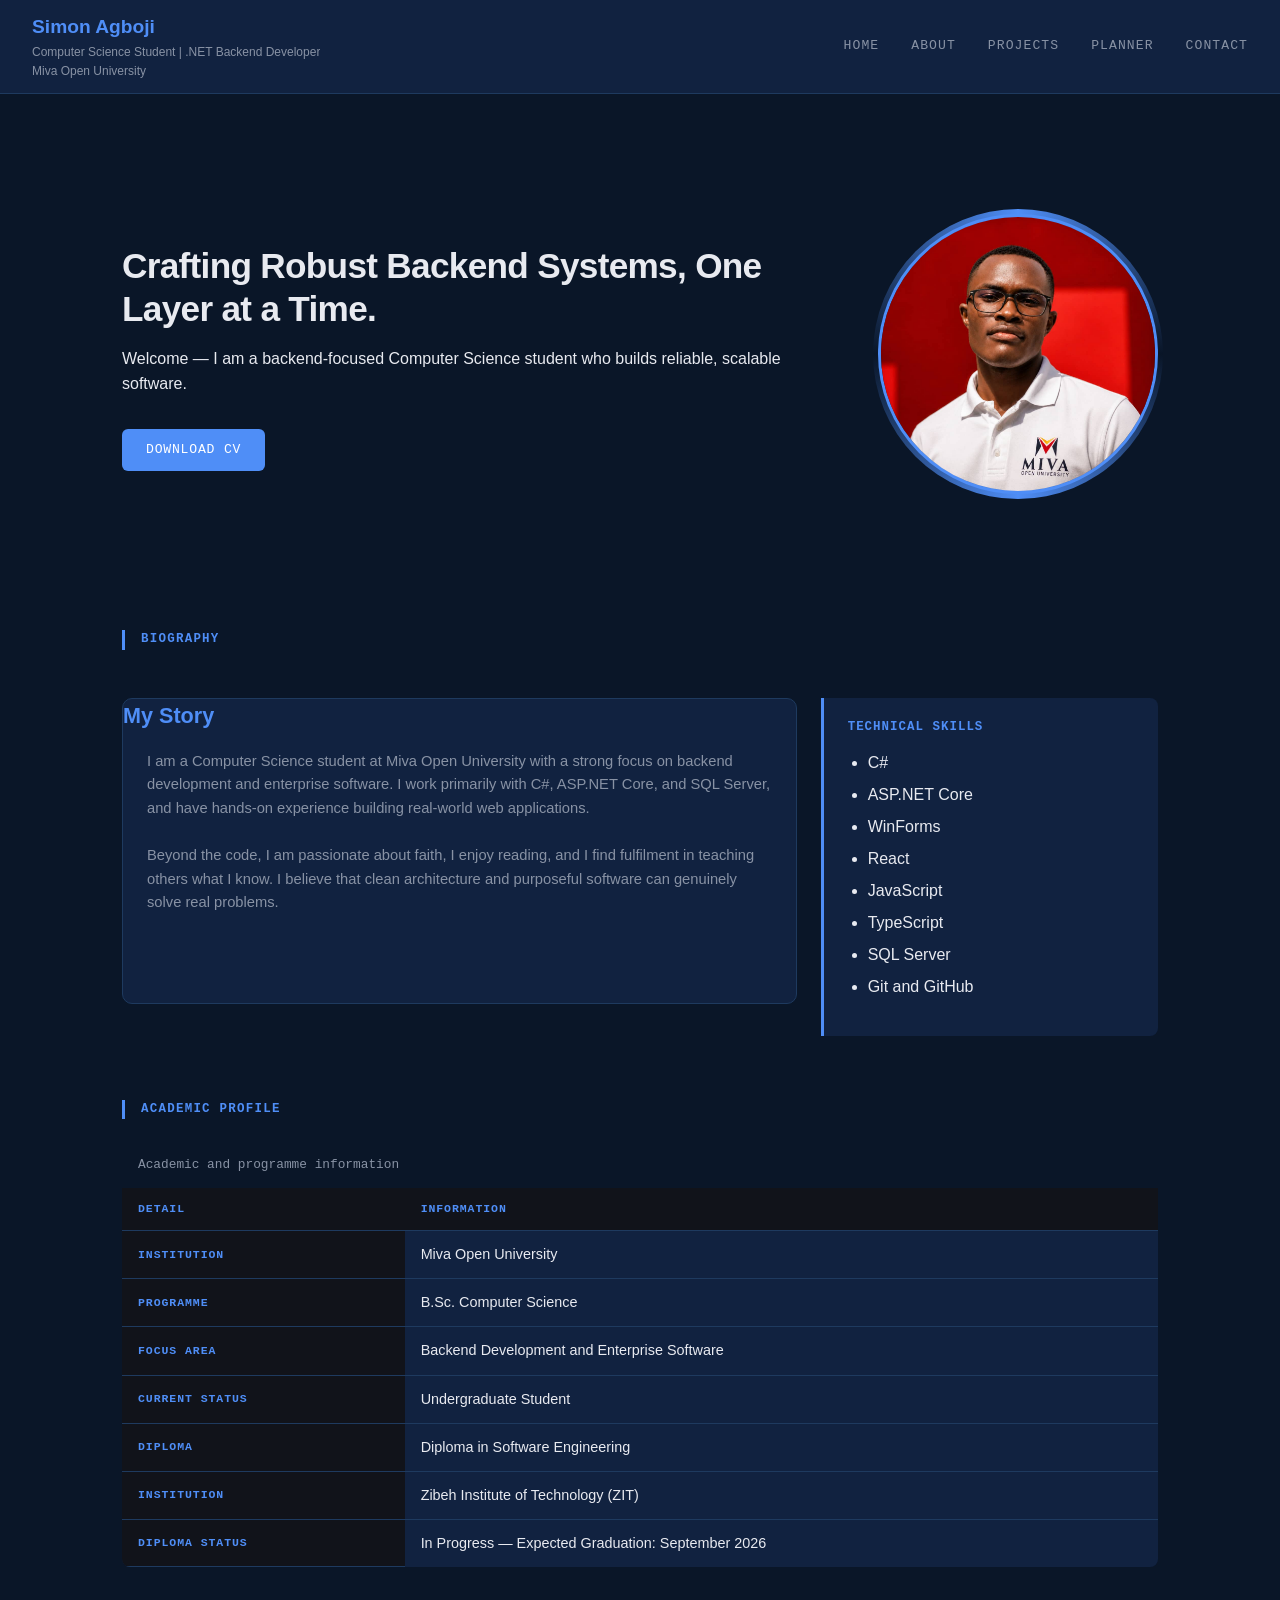
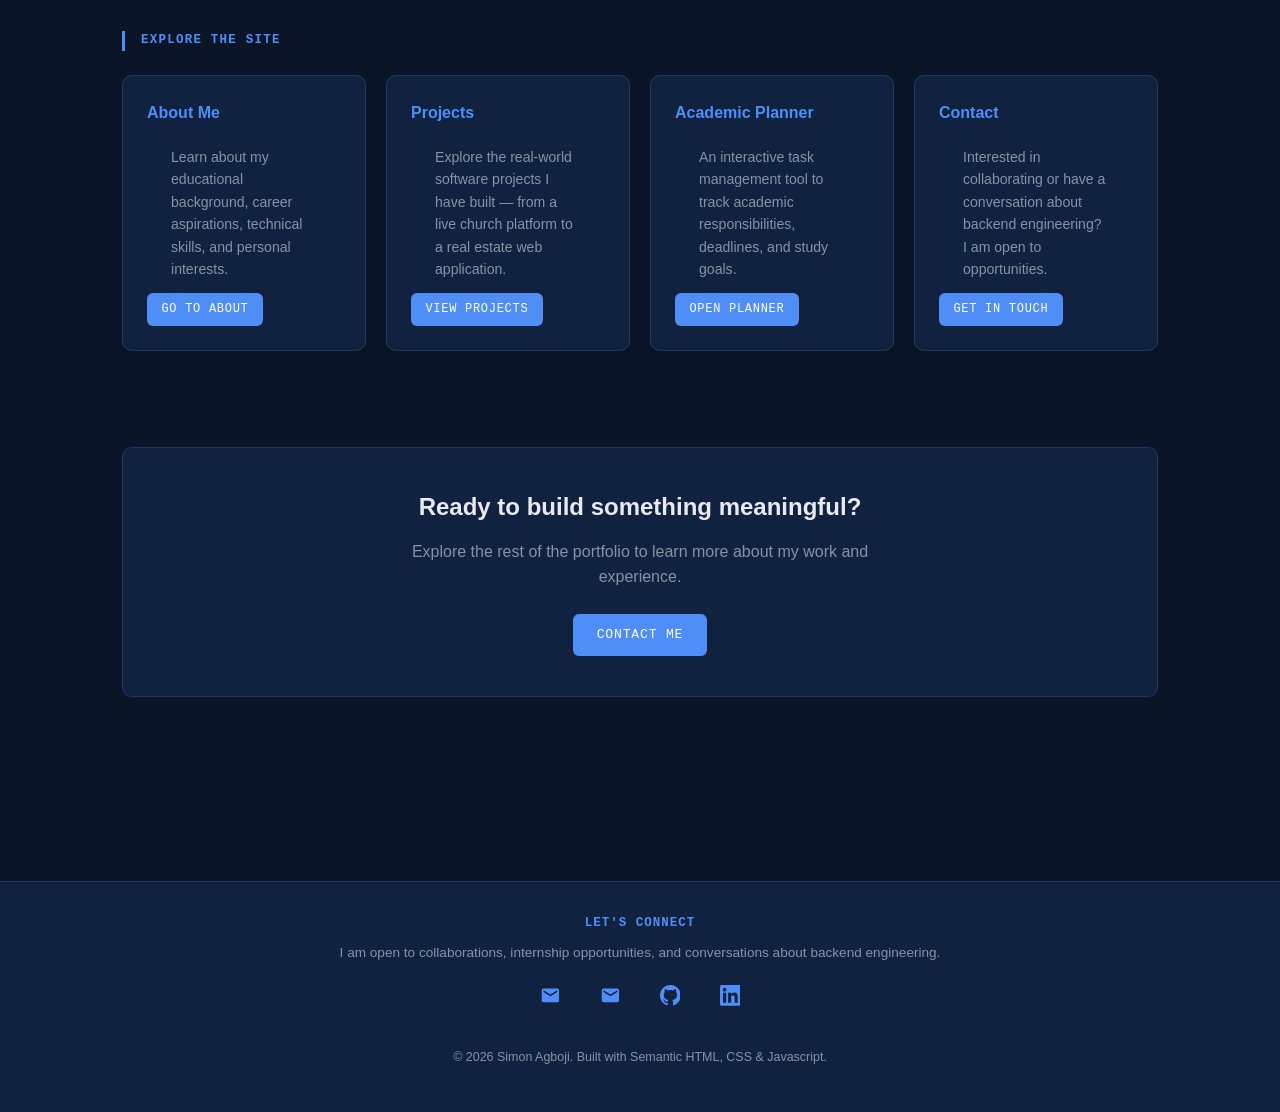
<file: index.html>
<!DOCTYPE html>
<html lang="en">
<head>
  <meta charset="utf-8">
  <meta name="viewport" content="width=device-width, initial-scale=1.0">
  <title>Student Portfolio | Home</title>
  <link rel="stylesheet" href="css/style.css">
</head>
<body>
  <!-- Header -->
  <header>
    <div>
      <h1>Simon Agboji</h1>
      <p>Computer Science Student | .NET Backend Developer</p>
      <p>Miva Open University</p>
    </div>

    <!-- Nav -->
    <nav aria-label="Main navigation">
      <ul>
        <li><a href="index.html">Home</a></li>
        <li><a href="about.html">About</a></li>
        <li><a href="projects.html">Projects</a></li>
        <li><a href="planner.html">Planner</a></li>
        <li><a href="contact.html">Contact</a></li>
      </ul>
    </nav>
    <button class="nav-toggle" id="nav-toggle" aria-label="Toggle navigation" aria-expanded="false">&#9776;</button>
  </header>

  <main>
    <!-- Hero -->
    <section id="hero" aria-labelledby="hero-heading" class="reveal">
      <div class="hero-text">
        <h2 id="hero-heading">Crafting Robust Backend Systems, One Layer at a Time.</h2>
        <p>Welcome — I am a backend-focused Computer Science student who builds reliable, scalable software.</p>
        <a href="assets/Agboji_Simon_Agboji_CV.pdf" download="Agboji_Simon_Agboji_CV.pdf" class="cta-button bounce">Download CV</a>
      </div>
      <figure>
        <div class="img-wrapper">
          <img src="images/Simon.jpeg" alt="Portrait of Simon Agboji" width="400">
        </div>
        <figcaption>Simon Agboji — Computer Science Student | .NET Backend Developer</figcaption>
      </figure>
    </section>

    <!-- About -->
    <section id="biography" aria-labelledby="bio-heading" class="reveal">
      <h2 id="bio-heading">Biography</h2>

      <article aria-labelledby="story-heading" class="reveal reveal-delay-1">
        <h3 id="story-heading">My Story</h3>
        <p>I am a Computer Science student at Miva Open University with a strong focus on backend development and enterprise software. I work primarily with C#, ASP.NET Core, and SQL Server, and have hands-on experience building real-world web applications.</p>
        <p>Beyond the code, I am passionate about faith, I enjoy reading, and I find fulfilment in teaching others what I know. I believe that clean architecture and purposeful software can genuinely solve real problems.</p>
      </article>

      <aside aria-labelledby="skills-heading" class="reveal reveal-delay-2">
        <h3 id="skills-heading">Technical Skills</h3>
        <ul>
          <li>C#</li>
          <li>ASP.NET Core</li>
          <li>WinForms</li>
          <li>React</li>
          <li>JavaScript</li>
          <li>TypeScript</li>
          <li>SQL Server</li>
          <li>Git and GitHub</li>
        </ul>
      </aside>
    </section>

    <!-- Profile -->
    <section aria-labelledby="academics-heading" class="reveal">
      <h2 id="academics-heading">Academic Profile</h2>
      <table>
        <caption>Academic and programme information</caption>
        <thead>
          <tr>
            <th scope="col">Detail</th>
            <th scope="col">Information</th>
          </tr>
        </thead>
        <tbody>
          <tr>
            <th scope="row">Institution</th>
            <td>Miva Open University</td>
          </tr>
          <tr>
            <th scope="row">Programme</th>
            <td>B.Sc. Computer Science</td>
          </tr>
          <tr>
            <th scope="row">Focus Area</th>
            <td>Backend Development and Enterprise Software</td>
          </tr>
          <tr>
            <th scope="row">Current Status</th>
            <td>Undergraduate Student</td>
          </tr>
          <tr>
            <th scope="row">Diploma</th>
            <td>Diploma in Software Engineering</td>
          </tr>
          <tr>
            <th scope="row">Institution</th>
            <td>Zibeh Institute of Technology (ZIT)</td>
          </tr>
          <tr>
            <th scope="row">Diploma Status</th>
            <td>In Progress — Expected Graduation: September 2026</td>
          </tr>
        </tbody>
      </table>
    </section>

    <section id="explore" aria-labelledby="explore-heading" class="reveal">
      <h2 id="explore-heading">Explore the Site</h2>
      <div class="explore-grid">

        <article class="explore-card reveal reveal-delay-1">
          <h3>About Me</h3>
          <p>Learn about my educational background, career aspirations, technical skills, and personal interests.</p>
          <a href="about.html" class="cta-button">Go to About</a>
        </article>

        <article class="explore-card reveal reveal-delay-1">
          <h3>Projects</h3>
          <p>Explore the real-world software projects I have built — from a live church platform to a real estate web application.</p>
          <a href="projects.html" class="cta-button">View Projects</a>
        </article>

        <article class="explore-card reveal reveal-delay-2">
          <h3>Academic Planner</h3>
          <p>An interactive task management tool to track academic responsibilities, deadlines, and study goals.</p>
          <a href="planner.html" class="cta-button">Open Planner</a>
        </article>

        <article class="explore-card reveal reveal-delay-2">
          <h3>Contact</h3>
          <p>Interested in collaborating or have a conversation about backend engineering? I am open to opportunities.</p>
          <a href="contact.html" class="cta-button">Get in Touch</a>
        </article>

      </div>
    </section>

    <section id="cta" aria-labelledby="cta-heading" class="reveal">
      <h2 id="cta-heading">Ready to build something meaningful?</h2>
      <p>Explore the rest of the portfolio to learn more about my work and experience.</p>
      <a href="contact.html" class="cta-button">Contact me</a>
    </section>
  </main>

  <!-- Footer -->
  <footer>
    <h3>Let's Connect</h3>
    <p>I am open to collaborations, internship opportunities, and conversations about backend engineering.</p>
    <address>
      <ul>
        <li><a href="mailto:agbojisimon107@gmail.com" class="social-icon" aria-label="Email agbojisimon107@gmail.com"><svg viewBox="0 0 24 24" fill="currentColor"><path d="M20 4H4c-1.1 0-1.99.9-1.99 2L2 18c0 1.1.9 2 2 2h16c1.1 0 2-.9 2-2V6c0-1.1-.9-2-2-2zm0 4l-8 5-8-5V6l8 5 8-5v2z"/></svg></a></li>
        <li><a href="mailto:s.agboji6825@miva.edu.ng" class="social-icon" aria-label="Email s.agboji6825@miva.edu.ng"><svg viewBox="0 0 24 24" fill="currentColor"><path d="M20 4H4c-1.1 0-1.99.9-1.99 2L2 18c0 1.1.9 2 2 2h16c1.1 0 2-.9 2-2V6c0-1.1-.9-2-2-2zm0 4l-8 5-8-5V6l8 5 8-5v2z"/></svg></a></li>
        <li><a href="https://github.com/agbojisimon" target="_blank" rel="noopener noreferrer" class="social-icon" aria-label="GitHub"><svg viewBox="0 0 24 24" fill="currentColor"><path d="M12 0C5.374 0 0 5.373 0 12c0 5.302 3.438 9.8 8.207 11.387.599.111.793-.261.793-.577v-2.234c-3.338.726-4.033-1.416-4.033-1.416-.546-1.387-1.333-1.756-1.333-1.756-1.089-.745.083-.729.083-.729 1.205.084 1.839 1.237 1.839 1.237 1.07 1.834 2.807 1.304 3.492.997.107-.775.418-1.305.762-1.604-2.665-.305-5.467-1.334-5.467-5.931 0-1.311.469-2.381 1.236-3.221-.124-.303-.535-1.524.117-3.176 0 0 1.008-.322 3.301 1.23A11.509 11.509 0 0112 5.803c1.02.005 2.047.138 3.006.404 2.291-1.552 3.297-1.23 3.297-1.23.653 1.653.242 2.874.118 3.176.77.84 1.235 1.911 1.235 3.221 0 4.609-2.807 5.624-5.479 5.921.43.372.823 1.102.823 2.222v3.293c0 .319.192.694.801.576C20.566 21.797 24 17.3 24 12c0-6.627-5.373-12-12-12z"/></svg></a></li>
        <li><a href="https://www.linkedin.com/in/agboji-simon-23a0b630b" target="_blank" rel="noopener noreferrer" class="social-icon" aria-label="LinkedIn"><svg viewBox="0 0 24 24" fill="currentColor"><path d="M20.447 20.452h-3.554v-5.569c0-1.328-.027-3.037-1.852-3.037-1.853 0-2.136 1.445-2.136 2.939v5.667H9.351V9h3.414v1.561h.046c.477-.9 1.637-1.85 3.37-1.85 3.601 0 4.267 2.37 4.267 5.455v6.286zM5.337 7.433c-1.144 0-2.063-.926-2.063-2.065 0-1.138.92-2.063 2.063-2.063 1.14 0 2.064.925 2.064 2.063 0 1.139-.925 2.065-2.064 2.065zm1.782 13.019H3.555V9h3.564v11.452zM22.225 0H1.771C.792 0 0 .774 0 1.729v20.542C0 23.227.792 24 1.771 24h20.451C23.2 24 24 23.227 24 22.271V1.729C24 .774 23.2 0 22.222 0h.003z"/></svg></a></li>
      </ul>
    </address>
    <p><small>&copy; <time id="current-year">2026</time> Simon Agboji. Built with Semantic HTML, CSS &amp; Javascript.</small></p>
  </footer>
  <script src="js/animations.js"></script>
  <script>
  (function () {
    var toggle = document.getElementById('nav-toggle');
    var navUl = document.querySelector('nav ul');

    if (!toggle || !navUl) return;

    var overlay = document.createElement('div');
    overlay.style.cssText = 'display:none;position:fixed;top:0;left:0;width:100vw;height:100vh;background:rgba(0,0,0,0.6);z-index:90;';
    document.body.appendChild(overlay);

    function openNav() {
      navUl.classList.add('open');
      overlay.style.display = 'block';
      toggle.setAttribute('aria-expanded', 'true');
      toggle.innerHTML = '&#10005;';
      document.body.style.overflow = 'hidden';
    }

    function closeNav() {
      navUl.classList.remove('open');
      overlay.style.display = 'none';
      toggle.setAttribute('aria-expanded', 'false');
      toggle.innerHTML = '&#9776;';
      document.body.style.overflow = '';
    }

    toggle.addEventListener('click', function (e) {
      e.stopPropagation();
      navUl.classList.contains('open') ? closeNav() : openNav();
    });

    overlay.addEventListener('click', closeNav);

    document.addEventListener('keydown', function (e) {
      if (e.key === 'Escape') closeNav();
    });

    navUl.querySelectorAll('a').forEach(function (link) {
      link.addEventListener('click', closeNav);
    });

    var yearEl = document.getElementById('current-year');
    if (yearEl) yearEl.textContent = new Date().getFullYear();
  })();
</script>
</body>
</html>
</file>
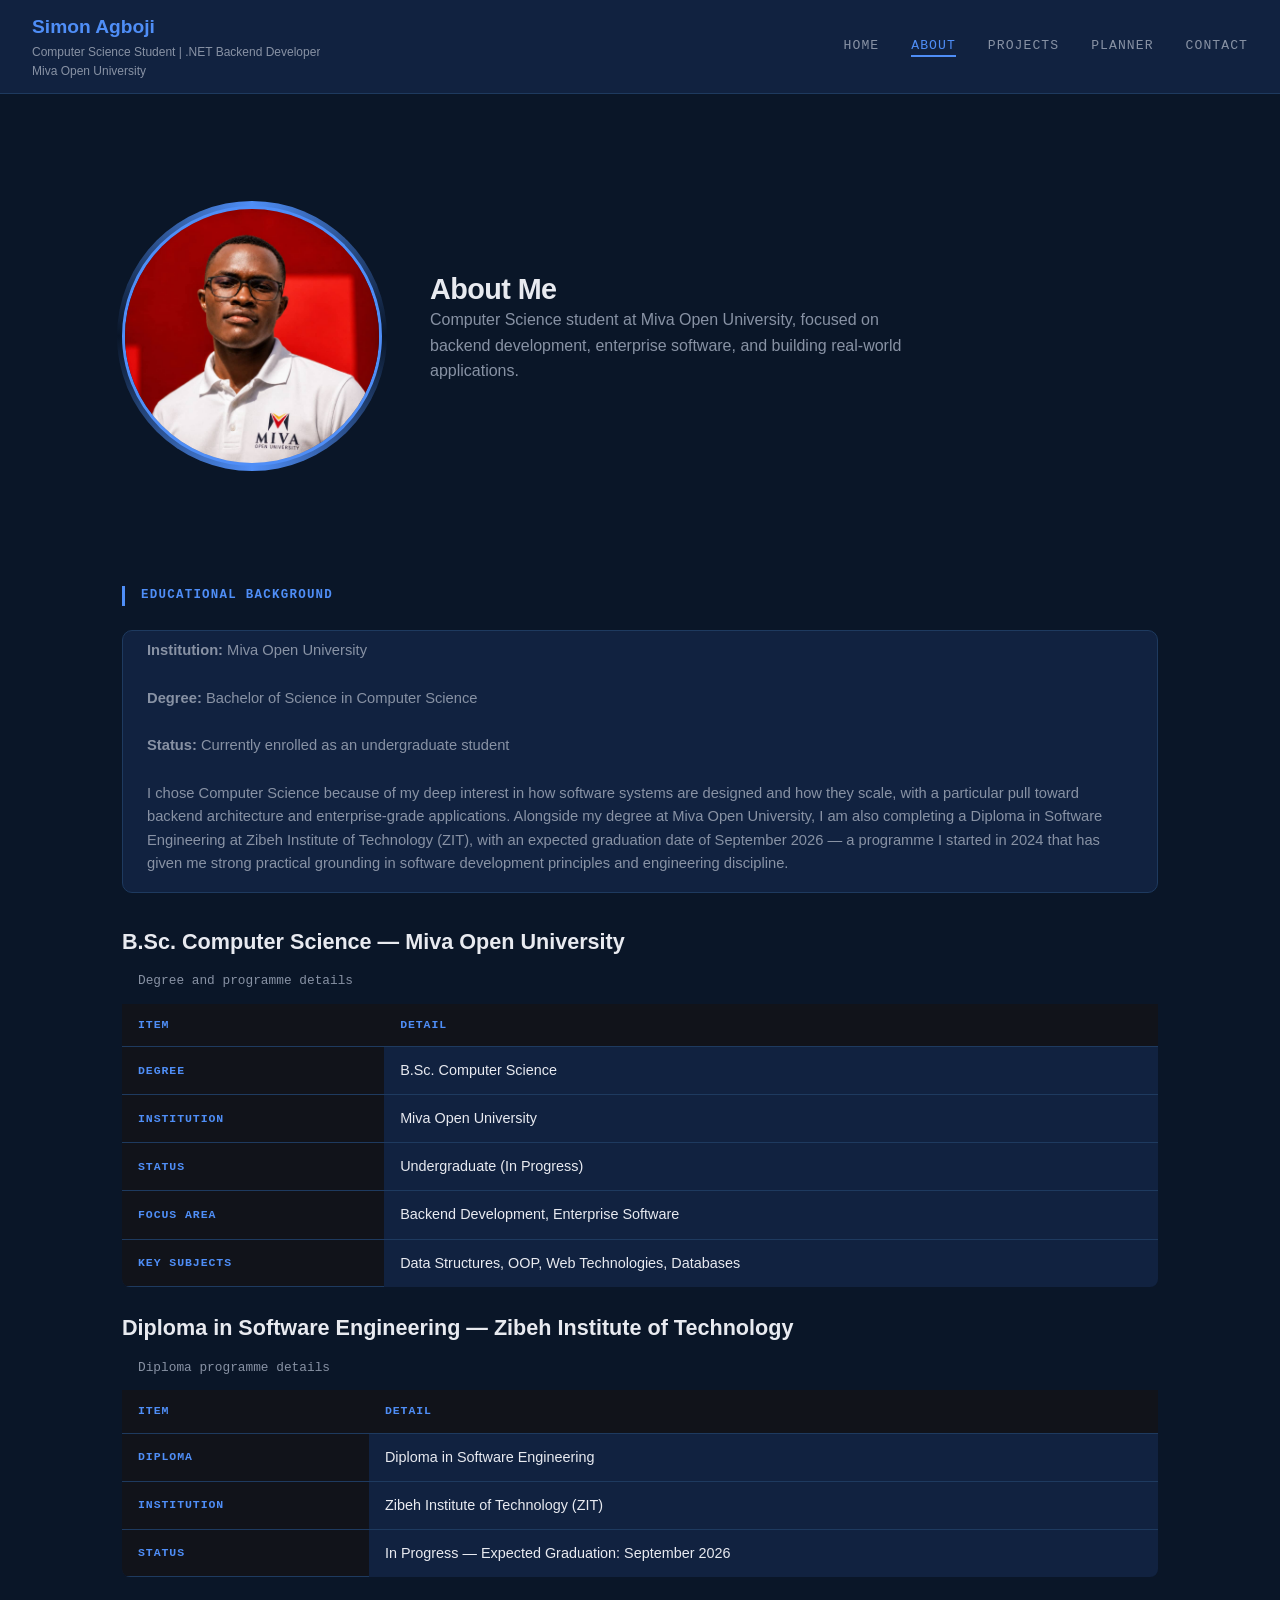
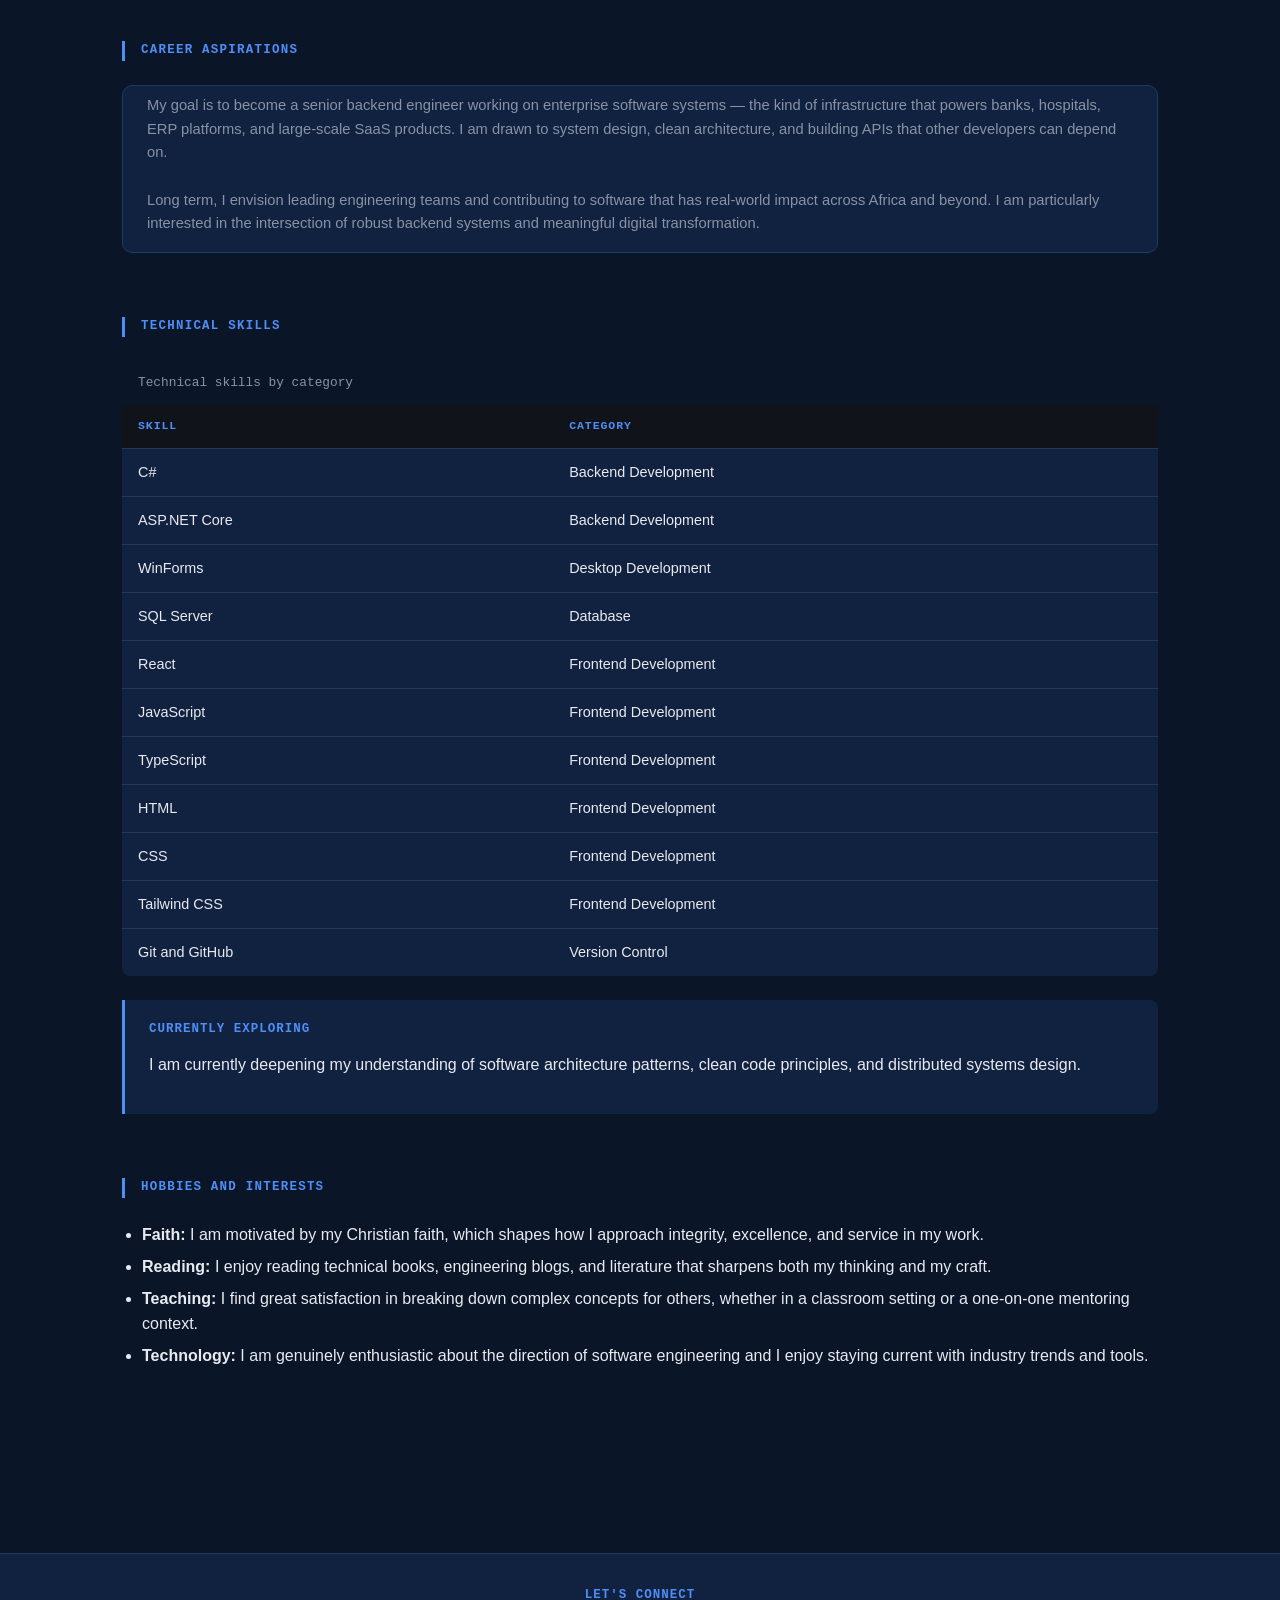
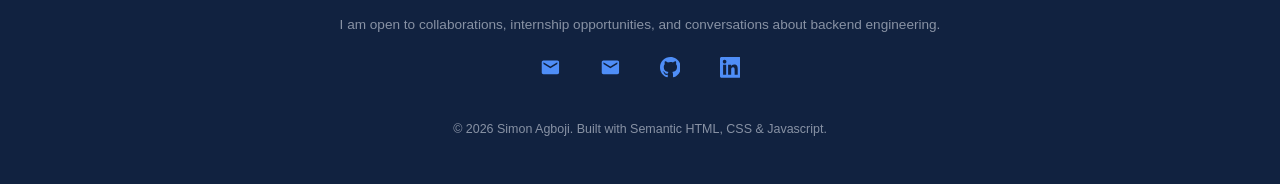
<file: about.html>
<!DOCTYPE html>
<html lang="en">
<head>
  <meta charset="utf-8">
  <meta name="viewport" content="width=device-width, initial-scale=1.0">
  <title>About Me | Simon Agboji</title>
  <link rel="stylesheet" href="css/style.css">
</head>
<body>
  <!-- Header -->
  <header>
    <div>
      <h1>Simon Agboji</h1>
      <p>Computer Science Student | .NET Backend Developer</p>
      <p>Miva Open University</p>
    </div>

    <button class="nav-toggle" id="nav-toggle" aria-label="Toggle navigation" aria-expanded="false">&#9776;</button>
    <nav aria-label="Main navigation">
      <ul>
        <li><a href="index.html">Home</a></li>
        <li><a href="about.html" aria-current="page">About</a></li>
        <li><a href="projects.html">Projects</a></li>
        <li><a href="planner.html">Planner</a></li>
        <li><a href="contact.html">Contact</a></li>
      </ul>
    </nav>
  </header>

  <main>
    <!-- Hero -->
    <section class="about-hero reveal">
      <figure>
        <div class="img-wrapper">
          <img src="images/Simon.jpeg" alt="Portrait of Simon Agboji" width="400">
        </div>
        <figcaption>Simon Agboji — Computer Science Student | .NET Backend Developer</figcaption>
      </figure>
      <div>
        <h2>About Me</h2>
        <p>Computer Science student at Miva Open University, focused on backend development, enterprise software, and building real-world applications.</p>
      </div>
    </section>

    <!-- Educational Background -->
    <section id="education" aria-labelledby="education-heading" class="reveal">
      <h2 id="education-heading">Educational Background</h2>

      <article>
        <p><strong>Institution:</strong> Miva Open University</p>
        <p><strong>Degree:</strong> Bachelor of Science in Computer Science</p>
        <p><strong>Status:</strong> Currently enrolled as an undergraduate student</p>

        <p>I chose Computer Science because of my deep interest in how software systems are designed and how they scale, with a particular pull toward backend architecture and enterprise-grade applications. Alongside my degree at Miva Open University, I am also completing a Diploma in Software Engineering at Zibeh Institute of Technology (ZIT), with an expected graduation date of September 2026 — a programme I started in 2024 that has given me strong practical grounding in software development principles and engineering discipline.</p>
      </article>
      <h3>B.Sc. Computer Science — Miva Open University</h3>
      <table>
        <caption>Degree and programme details</caption>
        <thead>
          <tr>
            <th scope="col">Item</th>
            <th scope="col">Detail</th>
          </tr>
        </thead>
        <tbody>
          <tr>
            <th scope="row">Degree</th>
            <td>B.Sc. Computer Science</td>
          </tr>
          <tr>
            <th scope="row">Institution</th>
            <td>Miva Open University</td>
          </tr>
          <tr>
            <th scope="row">Status</th>
            <td>Undergraduate (In Progress)</td>
          </tr>
          <tr>
            <th scope="row">Focus Area</th>
            <td>Backend Development, Enterprise Software</td>
          </tr>
          <tr>
            <th scope="row">Key Subjects</th>
            <td>Data Structures, OOP, Web Technologies, Databases</td>
          </tr>
        </tbody>
      </table>

      <h3>Diploma in Software Engineering — Zibeh Institute of Technology</h3>
      <table>
        <caption>Diploma programme details</caption>
        <thead>
          <tr>
            <th scope="col">Item</th>
            <th scope="col">Detail</th>
          </tr>
        </thead>
        <tbody>
          <tr>
            <th scope="row">Diploma</th>
            <td>Diploma in Software Engineering</td>
          </tr>
          <tr>
            <th scope="row">Institution</th>
            <td>Zibeh Institute of Technology (ZIT)</td>
          </tr>
          <tr>
            <th scope="row">Status</th>
            <td>In Progress — Expected Graduation: September 2026</td>
          </tr>
        </tbody>
      </table>
    </section>

    <!-- Career Aspirations -->
    <section id="aspirations" aria-labelledby="aspirations-heading" class="reveal">
      <h2 id="aspirations-heading">Career Aspirations</h2>

      <article>
        <p>My goal is to become a senior backend engineer working on enterprise software systems — the kind of infrastructure that powers banks, hospitals, ERP platforms, and large-scale SaaS products. I am drawn to system design, clean architecture, and building APIs that other developers can depend on.</p>

        <p>Long term, I envision leading engineering teams and contributing to software that has real-world impact across Africa and beyond. I am particularly interested in the intersection of robust backend systems and meaningful digital transformation.</p>
      </article>
    </section>

    <!-- Technical Skills -->
    <section id="skills" aria-labelledby="skills-heading" class="reveal">
      <h2 id="skills-heading">Technical Skills</h2>

      <table>
        <caption>Technical skills by category</caption>
        <thead>
          <tr>
            <th scope="col">Skill</th>
            <th scope="col">Category</th>
          </tr>
        </thead>
        <tbody>
          <tr>
            <td>C#</td>
            <td>Backend Development</td>
          </tr>
          <tr>
            <td>ASP.NET Core</td>
            <td>Backend Development</td>
          </tr>
          <tr>
            <td>WinForms</td>
            <td>Desktop Development</td>
          </tr>
          <tr>
            <td>SQL Server</td>
            <td>Database</td>
          </tr>
          <tr>
            <td>React</td>
            <td>Frontend Development</td>
          </tr>
          <tr>
            <td>JavaScript</td>
            <td>Frontend Development</td>
          </tr>
          <tr>
            <td>TypeScript</td>
            <td>Frontend Development</td>
          </tr>
          <tr>
            <td>HTML</td>
            <td>Frontend Development</td>
          </tr>
          <tr>
            <td>CSS</td>
            <td>Frontend Development</td>
          </tr>
          <tr>
            <td>Tailwind CSS</td>
            <td>Frontend Development</td>
          </tr>
          <tr>
            <td>Git and GitHub</td>
            <td>Version Control</td>
          </tr>
        </tbody>
      </table>

      <aside aria-labelledby="exploring-heading">
        <h3 id="exploring-heading">Currently Exploring</h3>
        <p>I am currently deepening my understanding of software architecture patterns, clean code principles, and distributed systems design.</p>
      </aside>
    </section>

    <!-- Hobbies and Interests -->
    <section id="hobbies" aria-labelledby="hobbies-heading" class="reveal">
      <h2 id="hobbies-heading">Hobbies and Interests</h2>
      <ul>
        <li><strong>Faith:</strong> I am motivated by my Christian faith, which shapes how I approach integrity, excellence, and service in my work.</li>
        <li><strong>Reading:</strong> I enjoy reading technical books, engineering blogs, and literature that sharpens both my thinking and my craft.</li>
        <li><strong>Teaching:</strong> I find great satisfaction in breaking down complex concepts for others, whether in a classroom setting or a one-on-one mentoring context.</li>
        <li><strong>Technology:</strong> I am genuinely enthusiastic about the direction of software engineering and I enjoy staying current with industry trends and tools.</li>
      </ul>
    </section>
  </main>

  <!-- Footer -->
  <footer>
    <h3>Let's Connect</h3>
    <p>I am open to collaborations, internship opportunities, and conversations about backend engineering.</p>
    <address>
      <ul>
        <li><a href="mailto:agbojisimon107@gmail.com" class="social-icon" aria-label="Email agbojisimon107@gmail.com"><svg viewBox="0 0 24 24" fill="currentColor"><path d="M20 4H4c-1.1 0-1.99.9-1.99 2L2 18c0 1.1.9 2 2 2h16c1.1 0 2-.9 2-2V6c0-1.1-.9-2-2-2zm0 4l-8 5-8-5V6l8 5 8-5v2z"/></svg></a></li>
        <li><a href="mailto:s.agboji6825@miva.edu.ng" class="social-icon" aria-label="Email s.agboji6825@miva.edu.ng"><svg viewBox="0 0 24 24" fill="currentColor"><path d="M20 4H4c-1.1 0-1.99.9-1.99 2L2 18c0 1.1.9 2 2 2h16c1.1 0 2-.9 2-2V6c0-1.1-.9-2-2-2zm0 4l-8 5-8-5V6l8 5 8-5v2z"/></svg></a></li>
        <li><a href="https://github.com/agbojisimon" target="_blank" rel="noopener noreferrer" class="social-icon" aria-label="GitHub"><svg viewBox="0 0 24 24" fill="currentColor"><path d="M12 0C5.374 0 0 5.373 0 12c0 5.302 3.438 9.8 8.207 11.387.599.111.793-.261.793-.577v-2.234c-3.338.726-4.033-1.416-4.033-1.416-.546-1.387-1.333-1.756-1.333-1.756-1.089-.745.083-.729.083-.729 1.205.084 1.839 1.237 1.839 1.237 1.07 1.834 2.807 1.304 3.492.997.107-.775.418-1.305.762-1.604-2.665-.305-5.467-1.334-5.467-5.931 0-1.311.469-2.381 1.236-3.221-.124-.303-.535-1.524.117-3.176 0 0 1.008-.322 3.301 1.23A11.509 11.509 0 0112 5.803c1.02.005 2.047.138 3.006.404 2.291-1.552 3.297-1.23 3.297-1.23.653 1.653.242 2.874.118 3.176.77.84 1.235 1.911 1.235 3.221 0 4.609-2.807 5.624-5.479 5.921.43.372.823 1.102.823 2.222v3.293c0 .319.192.694.801.576C20.566 21.797 24 17.3 24 12c0-6.627-5.373-12-12-12z"/></svg></a></li>
        <li><a href="https://www.linkedin.com/in/agboji-simon-23a0b630b" target="_blank" rel="noopener noreferrer" class="social-icon" aria-label="LinkedIn"><svg viewBox="0 0 24 24" fill="currentColor"><path d="M20.447 20.452h-3.554v-5.569c0-1.328-.027-3.037-1.852-3.037-1.853 0-2.136 1.445-2.136 2.939v5.667H9.351V9h3.414v1.561h.046c.477-.9 1.637-1.85 3.37-1.85 3.601 0 4.267 2.37 4.267 5.455v6.286zM5.337 7.433c-1.144 0-2.063-.926-2.063-2.065 0-1.138.92-2.063 2.063-2.063 1.14 0 2.064.925 2.064 2.063 0 1.139-.925 2.065-2.064 2.065zm1.782 13.019H3.555V9h3.564v11.452zM22.225 0H1.771C.792 0 0 .774 0 1.729v20.542C0 23.227.792 24 1.771 24h20.451C23.2 24 24 23.227 24 22.271V1.729C24 .774 23.2 0 22.222 0h.003z"/></svg></a></li>
      </ul>
    </address>
    <p><small>&copy; <time id="current-year">2026</time> Simon Agboji. Built with Semantic HTML, CSS &amp; Javascript.</small></p>
  </footer>
  <script src="js/animations.js"></script>
  <script>
  (function () {
    var toggle = document.getElementById('nav-toggle');
    var navUl = document.querySelector('nav ul');

    if (!toggle || !navUl) return;

    var overlay = document.createElement('div');
    overlay.style.cssText = 'display:none;position:fixed;top:0;left:0;width:100vw;height:100vh;background:rgba(0,0,0,0.6);z-index:90;';
    document.body.appendChild(overlay);

    function openNav() {
      navUl.classList.add('open');
      overlay.style.display = 'block';
      toggle.setAttribute('aria-expanded', 'true');
      toggle.innerHTML = '&#10005;';
      document.body.style.overflow = 'hidden';
    }

    function closeNav() {
      navUl.classList.remove('open');
      overlay.style.display = 'none';
      toggle.setAttribute('aria-expanded', 'false');
      toggle.innerHTML = '&#9776;';
      document.body.style.overflow = '';
    }

    toggle.addEventListener('click', function (e) {
      e.stopPropagation();
      navUl.classList.contains('open') ? closeNav() : openNav();
    });

    overlay.addEventListener('click', closeNav);

    document.addEventListener('keydown', function (e) {
      if (e.key === 'Escape') closeNav();
    });

    navUl.querySelectorAll('a').forEach(function (link) {
      link.addEventListener('click', closeNav);
    });

    var yearEl = document.getElementById('current-year');
    if (yearEl) yearEl.textContent = new Date().getFullYear();
  })();
</script>
</body>
</html>
</file>
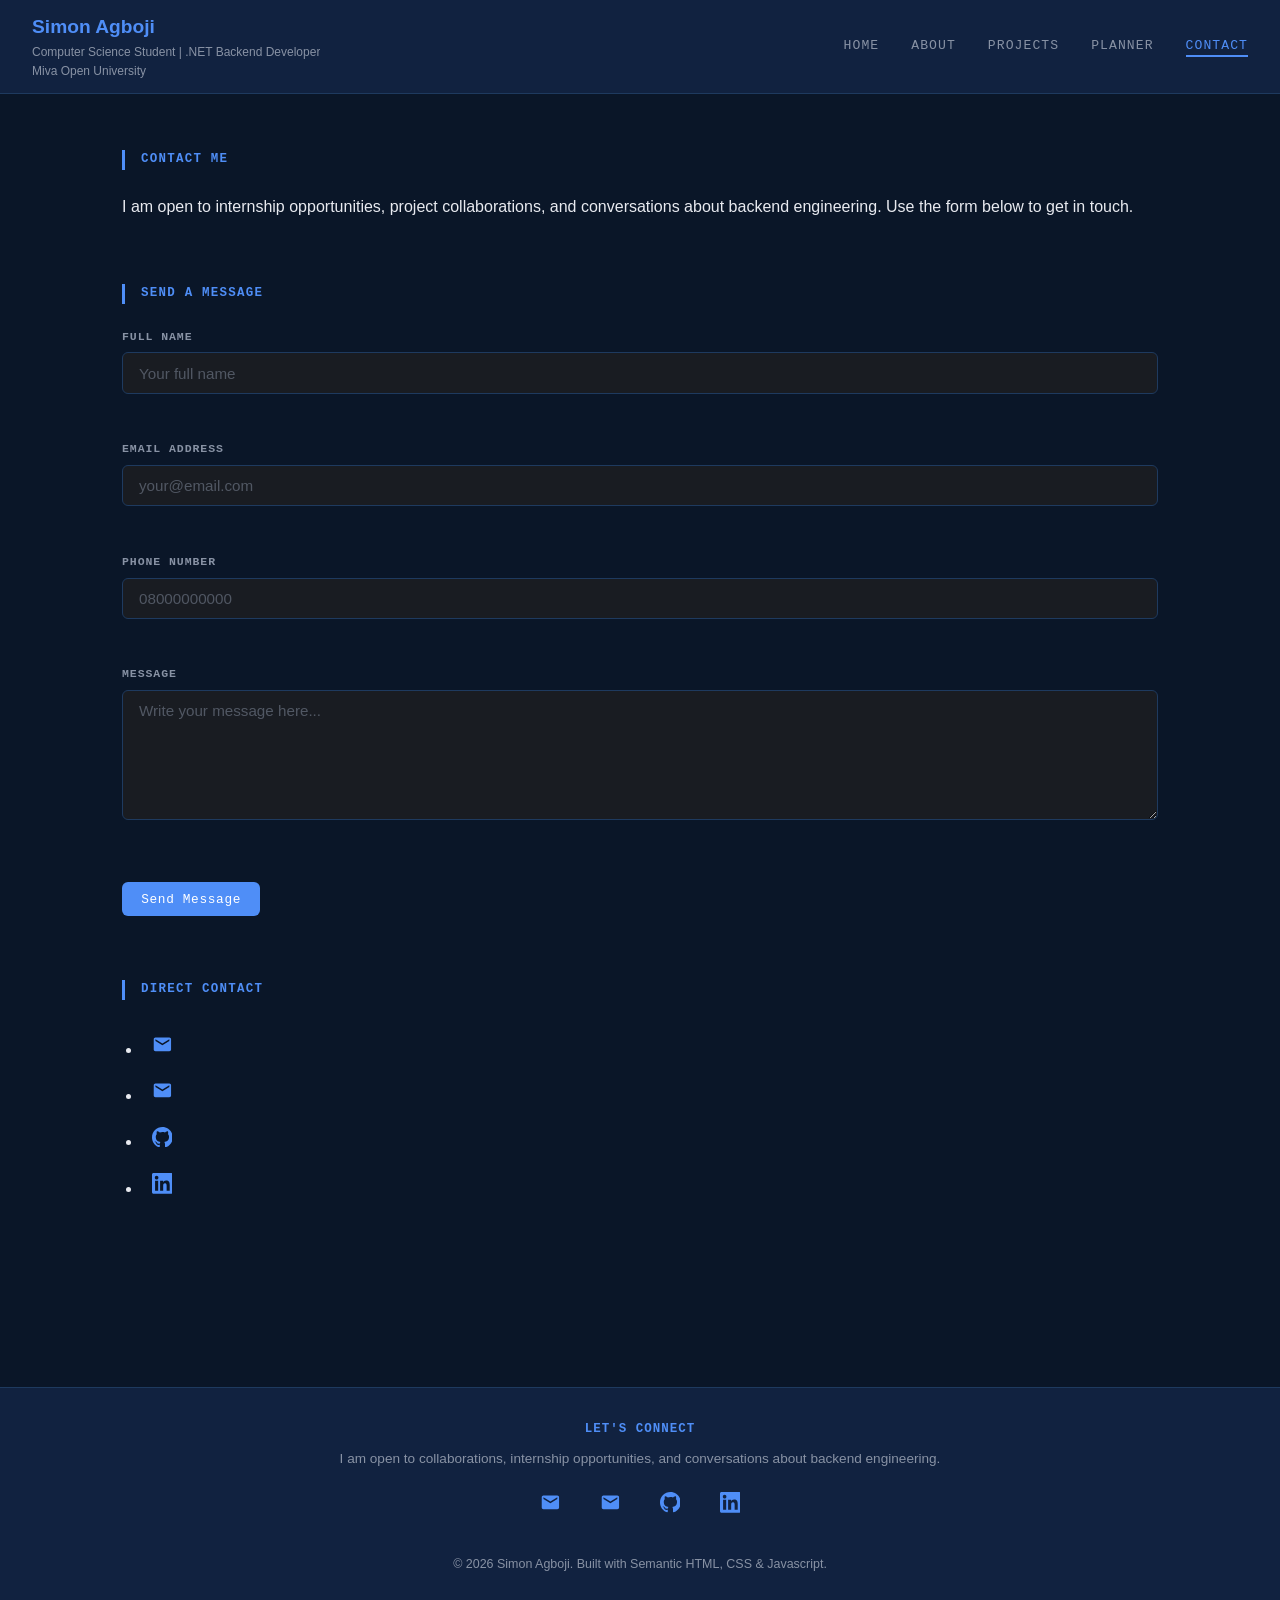
<file: contact.html>
<!DOCTYPE html>
<html lang="en">
<head>
  <meta charset="utf-8">
  <meta name="viewport" content="width=device-width, initial-scale=1.0">
  <title>Contact | Simon Agboji</title>
  <link rel="stylesheet" href="css/style.css">
</head>
<body>
  <!-- Header -->
  <header>
    <div>
      <h1>Simon Agboji</h1>
      <p>Computer Science Student | .NET Backend Developer</p>
      <p>Miva Open University</p>
    </div>

    <button class="nav-toggle" id="nav-toggle" aria-label="Toggle navigation" aria-expanded="false">&#9776;</button>
    <nav aria-label="Main navigation">
      <ul>
        <li><a href="index.html">Home</a></li>
        <li><a href="about.html">About</a></li>
        <li><a href="projects.html">Projects</a></li>
        <li><a href="planner.html">Planner</a></li>
        <li><a href="contact.html" aria-current="page">Contact</a></li>
      </ul>
    </nav>
  </header>

  <main>
    <!-- Intro -->
    <section aria-labelledby="contact-heading" class="reveal">
      <h2 id="contact-heading">Contact Me</h2>
      <p>I am open to internship opportunities, project collaborations, and conversations about backend engineering. Use the form below to get in touch.</p>
    </section>

    <!-- Form -->
    <section aria-labelledby="send-heading" class="reveal reveal-delay-1">
      <h2 id="send-heading">Send a Message</h2>

      <div role="form" aria-label="Contact form">
        <div>
          <label for="contact-name">Full Name</label>
          <input type="text" id="contact-name" name="name" placeholder="Your full name" autocomplete="name">
          <p id="name-error" role="alert" class="field-error"></p>
        </div>

        <div>
          <label for="contact-email">Email Address</label>
          <input type="email" id="contact-email" name="email" placeholder="your@email.com" autocomplete="email">
          <p id="email-error" role="alert" class="field-error"></p>
        </div>

        <div>
          <label for="contact-phone">Phone Number</label>
          <input type="tel" id="contact-phone" name="phone" placeholder="08000000000" autocomplete="tel">
          <p id="phone-error" role="alert" class="field-error"></p>
        </div>

        <div>
          <label for="contact-message">Message</label>
          <textarea id="contact-message" name="message" rows="6" placeholder="Write your message here..."></textarea>
          <p id="message-error" role="alert" class="field-error"></p>
        </div>

        <div>
          <button id="submit-btn">Send Message</button>
          <p id="form-success" role="status"></p>
        </div>
      </div>
    </section>

    <!-- Contact -->
    <section aria-labelledby="direct-heading" class="reveal reveal-delay-2">
      <h2 id="direct-heading">Direct Contact</h2>
      <ul>
        <li><a href="mailto:agbojisimon107@gmail.com" class="social-icon" aria-label="Email agbojisimon107@gmail.com"><svg viewBox="0 0 24 24" fill="currentColor"><path d="M20 4H4c-1.1 0-1.99.9-1.99 2L2 18c0 1.1.9 2 2 2h16c1.1 0 2-.9 2-2V6c0-1.1-.9-2-2-2zm0 4l-8 5-8-5V6l8 5 8-5v2z"/></svg></a></li>
        <li><a href="mailto:s.agboji6825@miva.edu.ng" class="social-icon" aria-label="Email s.agboji6825@miva.edu.ng"><svg viewBox="0 0 24 24" fill="currentColor"><path d="M20 4H4c-1.1 0-1.99.9-1.99 2L2 18c0 1.1.9 2 2 2h16c1.1 0 2-.9 2-2V6c0-1.1-.9-2-2-2zm0 4l-8 5-8-5V6l8 5 8-5v2z"/></svg></a></li>
        <li><a href="https://github.com/agbojisimon" target="_blank" rel="noopener noreferrer" class="social-icon" aria-label="GitHub"><svg viewBox="0 0 24 24" fill="currentColor"><path d="M12 0C5.374 0 0 5.373 0 12c0 5.302 3.438 9.8 8.207 11.387.599.111.793-.261.793-.577v-2.234c-3.338.726-4.033-1.416-4.033-1.416-.546-1.387-1.333-1.756-1.333-1.756-1.089-.745.083-.729.083-.729 1.205.084 1.839 1.237 1.839 1.237 1.07 1.834 2.807 1.304 3.492.997.107-.775.418-1.305.762-1.604-2.665-.305-5.467-1.334-5.467-5.931 0-1.311.469-2.381 1.236-3.221-.124-.303-.535-1.524.117-3.176 0 0 1.008-.322 3.301 1.23A11.509 11.509 0 0112 5.803c1.02.005 2.047.138 3.006.404 2.291-1.552 3.297-1.23 3.297-1.23.653 1.653.242 2.874.118 3.176.77.84 1.235 1.911 1.235 3.221 0 4.609-2.807 5.624-5.479 5.921.43.372.823 1.102.823 2.222v3.293c0 .319.192.694.801.576C20.566 21.797 24 17.3 24 12c0-6.627-5.373-12-12-12z"/></svg></a></li>
        <li><a href="https://www.linkedin.com/in/agboji-simon-23a0b630b" target="_blank" rel="noopener noreferrer" class="social-icon" aria-label="LinkedIn"><svg viewBox="0 0 24 24" fill="currentColor"><path d="M20.447 20.452h-3.554v-5.569c0-1.328-.027-3.037-1.852-3.037-1.853 0-2.136 1.445-2.136 2.939v5.667H9.351V9h3.414v1.561h.046c.477-.9 1.637-1.85 3.37-1.85 3.601 0 4.267 2.37 4.267 5.455v6.286zM5.337 7.433c-1.144 0-2.063-.926-2.063-2.065 0-1.138.92-2.063 2.063-2.063 1.14 0 2.064.925 2.064 2.063 0 1.139-.925 2.065-2.064 2.065zm1.782 13.019H3.555V9h3.564v11.452zM22.225 0H1.771C.792 0 0 .774 0 1.729v20.542C0 23.227.792 24 1.771 24h20.451C23.2 24 24 23.227 24 22.271V1.729C24 .774 23.2 0 22.222 0h.003z"/></svg></a></li>
      </ul>
    </section>
  </main>

  <!-- Footer -->
  <footer>
    <h3>Let's Connect</h3>
    <p>I am open to collaborations, internship opportunities, and conversations about backend engineering.</p>
    <address>
      <ul>
        <li><a href="mailto:agbojisimon107@gmail.com" class="social-icon" aria-label="Email agbojisimon107@gmail.com"><svg viewBox="0 0 24 24" fill="currentColor"><path d="M20 4H4c-1.1 0-1.99.9-1.99 2L2 18c0 1.1.9 2 2 2h16c1.1 0 2-.9 2-2V6c0-1.1-.9-2-2-2zm0 4l-8 5-8-5V6l8 5 8-5v2z"/></svg></a></li>
        <li><a href="mailto:s.agboji6825@miva.edu.ng" class="social-icon" aria-label="Email s.agboji6825@miva.edu.ng"><svg viewBox="0 0 24 24" fill="currentColor"><path d="M20 4H4c-1.1 0-1.99.9-1.99 2L2 18c0 1.1.9 2 2 2h16c1.1 0 2-.9 2-2V6c0-1.1-.9-2-2-2zm0 4l-8 5-8-5V6l8 5 8-5v2z"/></svg></a></li>
        <li><a href="https://github.com/agbojisimon" target="_blank" rel="noopener noreferrer" class="social-icon" aria-label="GitHub"><svg viewBox="0 0 24 24" fill="currentColor"><path d="M12 0C5.374 0 0 5.373 0 12c0 5.302 3.438 9.8 8.207 11.387.599.111.793-.261.793-.577v-2.234c-3.338.726-4.033-1.416-4.033-1.416-.546-1.387-1.333-1.756-1.333-1.756-1.089-.745.083-.729.083-.729 1.205.084 1.839 1.237 1.839 1.237 1.07 1.834 2.807 1.304 3.492.997.107-.775.418-1.305.762-1.604-2.665-.305-5.467-1.334-5.467-5.931 0-1.311.469-2.381 1.236-3.221-.124-.303-.535-1.524.117-3.176 0 0 1.008-.322 3.301 1.23A11.509 11.509 0 0112 5.803c1.02.005 2.047.138 3.006.404 2.291-1.552 3.297-1.23 3.297-1.23.653 1.653.242 2.874.118 3.176.77.84 1.235 1.911 1.235 3.221 0 4.609-2.807 5.624-5.479 5.921.43.372.823 1.102.823 2.222v3.293c0 .319.192.694.801.576C20.566 21.797 24 17.3 24 12c0-6.627-5.373-12-12-12z"/></svg></a></li>
        <li><a href="https://www.linkedin.com/in/agboji-simon-23a0b630b" target="_blank" rel="noopener noreferrer" class="social-icon" aria-label="LinkedIn"><svg viewBox="0 0 24 24" fill="currentColor"><path d="M20.447 20.452h-3.554v-5.569c0-1.328-.027-3.037-1.852-3.037-1.853 0-2.136 1.445-2.136 2.939v5.667H9.351V9h3.414v1.561h.046c.477-.9 1.637-1.85 3.37-1.85 3.601 0 4.267 2.37 4.267 5.455v6.286zM5.337 7.433c-1.144 0-2.063-.926-2.063-2.065 0-1.138.92-2.063 2.063-2.063 1.14 0 2.064.925 2.064 2.063 0 1.139-.925 2.065-2.064 2.065zm1.782 13.019H3.555V9h3.564v11.452zM22.225 0H1.771C.792 0 0 .774 0 1.729v20.542C0 23.227.792 24 1.771 24h20.451C23.2 24 24 23.227 24 22.271V1.729C24 .774 23.2 0 22.222 0h.003z"/></svg></a></li>
      </ul>
    </address>
    <p><small>&copy; <time id="current-year">2026</time> Simon Agboji. Built with Semantic HTML, CSS &amp; Javascript.</small></p>
  </footer>

  <script src="js/animations.js"></script>
  <script>
  (function () {
    var toggle = document.getElementById('nav-toggle');
    var navUl = document.querySelector('nav ul');

    if (!toggle || !navUl) return;

    var overlay = document.createElement('div');
    overlay.style.cssText = 'display:none;position:fixed;top:0;left:0;width:100vw;height:100vh;background:rgba(0,0,0,0.6);z-index:90;';
    document.body.appendChild(overlay);

    function openNav() {
      navUl.classList.add('open');
      overlay.style.display = 'block';
      toggle.setAttribute('aria-expanded', 'true');
      toggle.innerHTML = '&#10005;';
      document.body.style.overflow = 'hidden';
    }

    function closeNav() {
      navUl.classList.remove('open');
      overlay.style.display = 'none';
      toggle.setAttribute('aria-expanded', 'false');
      toggle.innerHTML = '&#9776;';
      document.body.style.overflow = '';
    }

    toggle.addEventListener('click', function (e) {
      e.stopPropagation();
      navUl.classList.contains('open') ? closeNav() : openNav();
    });

    overlay.addEventListener('click', closeNav);

    document.addEventListener('keydown', function (e) {
      if (e.key === 'Escape') closeNav();
    });

    navUl.querySelectorAll('a').forEach(function (link) {
      link.addEventListener('click', closeNav);
    });

    var yearEl = document.getElementById('current-year');
    if (yearEl) yearEl.textContent = new Date().getFullYear();
  })();
</script>
  <!-- Script -->
  <script src="js/contact.js"></script>

</body>
</html>
</file>
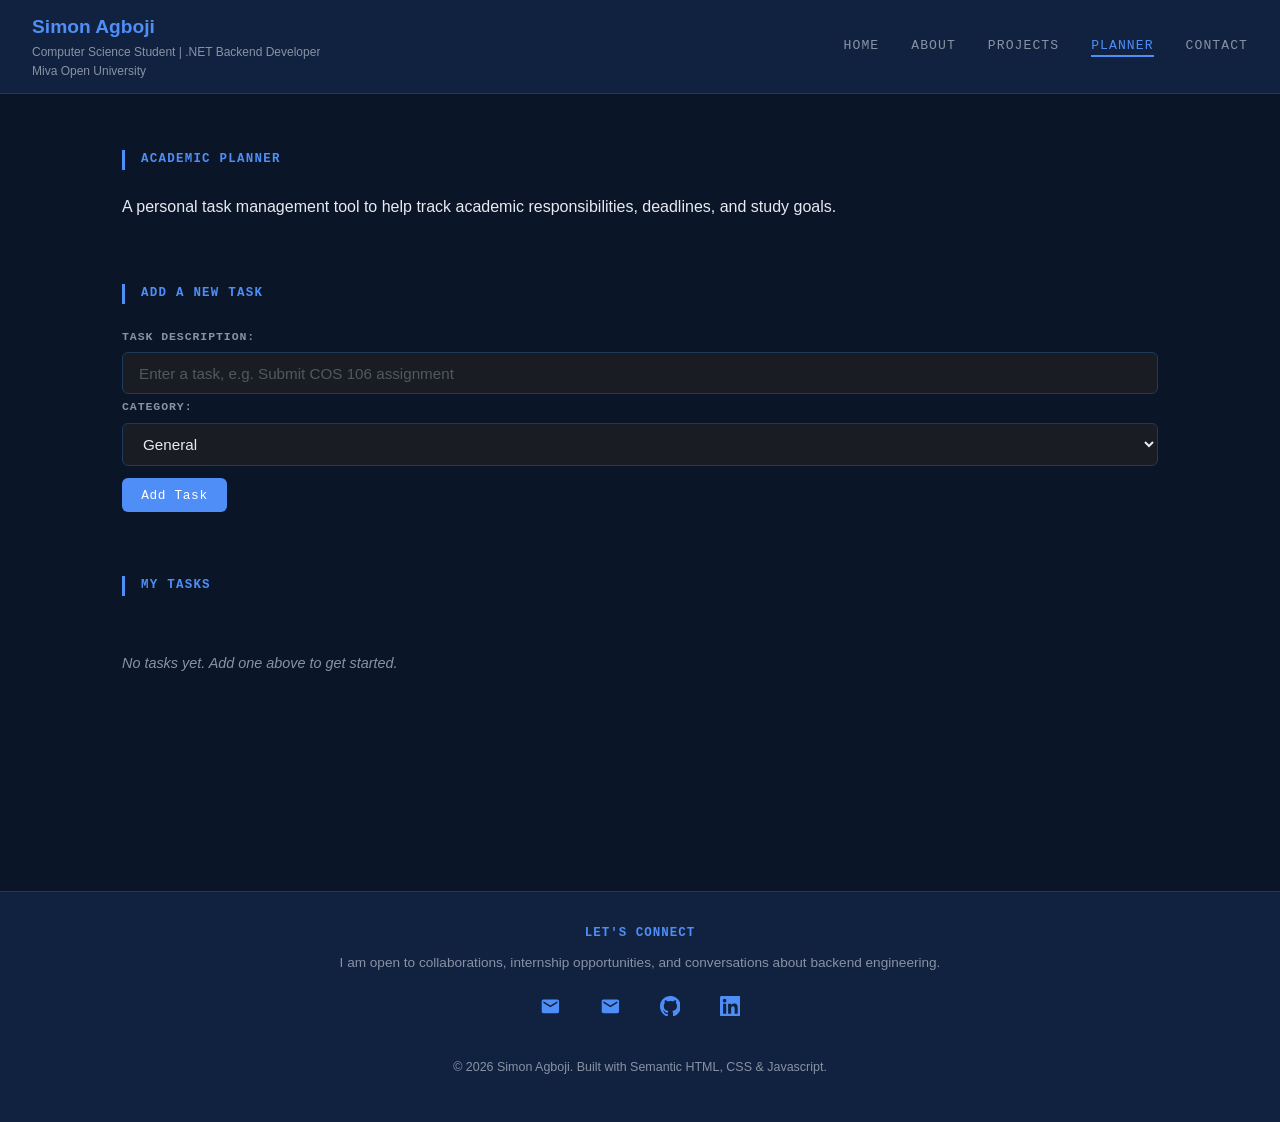
<file: planner.html>
<!DOCTYPE html>
<html lang="en">
<head>
  <meta charset="utf-8">
  <meta name="viewport" content="width=device-width, initial-scale=1.0">
  <title>Academic Planner | Simon Agboji</title>
  <link rel="stylesheet" href="css/style.css">
</head>
<body>
  <!-- Header -->
  <header>
    <div>
      <h1>Simon Agboji</h1>
      <p>Computer Science Student | .NET Backend Developer</p>
      <p>Miva Open University</p>
    </div>

    <button class="nav-toggle" id="nav-toggle" aria-label="Toggle navigation" aria-expanded="false">&#9776;</button>
    <nav aria-label="Main navigation">
      <ul>
        <li><a href="index.html">Home</a></li>
        <li><a href="about.html">About</a></li>
        <li><a href="projects.html">Projects</a></li>
        <li><a href="planner.html" aria-current="page">Planner</a></li>
        <li><a href="contact.html">Contact</a></li>
      </ul>
    </nav>
  </header>

  <main>
    <!-- Intro -->
    <section aria-labelledby="planner-heading" class="reveal">
      <h2 id="planner-heading">Academic Planner</h2>
      <p>A personal task management tool to help track academic responsibilities, deadlines, and study goals.</p>
    </section>

    <!-- Input -->
    <section aria-labelledby="add-task-heading" class="reveal reveal-delay-1">
      <h2 id="add-task-heading">Add a New Task</h2>

      <label for="task-input">Task description:</label>
      <input id="task-input" type="text" placeholder="Enter a task, e.g. Submit COS 106 assignment" aria-required="true">

      <label for="task-category">Category:</label>
      <select id="task-category">
        <option>General</option>
        <option>Assignment</option>
        <option>Exam</option>
        <option>Project</option>
        <option>Reading</option>
        <option>Other</option>
      </select>

      <button id="add-task-btn">Add Task</button>
      <p id="input-error" role="alert"></p>
    </section>

    <!-- Tasks -->
    <section aria-labelledby="tasks-heading" class="reveal reveal-delay-2">
      <h2 id="tasks-heading">My Tasks</h2>
      <p id="empty-message">No tasks yet. Add one above to get started.</p>
      <ul id="task-list" aria-live="polite"></ul>
      <section id="completed-section" aria-labelledby="completed-heading">
        <h3 id="completed-heading">Completed Tasks</h3>
        <ul id="completed-list" aria-live="polite"></ul>
      </section>
    </section>
  </main>

  <!-- Footer -->
  <footer>
    <h3>Let's Connect</h3>
    <p>I am open to collaborations, internship opportunities, and conversations about backend engineering.</p>
    <address>
      <ul>
        <li><a href="mailto:agbojisimon107@gmail.com" class="social-icon" aria-label="Email agbojisimon107@gmail.com"><svg viewBox="0 0 24 24" fill="currentColor"><path d="M20 4H4c-1.1 0-1.99.9-1.99 2L2 18c0 1.1.9 2 2 2h16c1.1 0 2-.9 2-2V6c0-1.1-.9-2-2-2zm0 4l-8 5-8-5V6l8 5 8-5v2z"/></svg></a></li>
        <li><a href="mailto:s.agboji6825@miva.edu.ng" class="social-icon" aria-label="Email s.agboji6825@miva.edu.ng"><svg viewBox="0 0 24 24" fill="currentColor"><path d="M20 4H4c-1.1 0-1.99.9-1.99 2L2 18c0 1.1.9 2 2 2h16c1.1 0 2-.9 2-2V6c0-1.1-.9-2-2-2zm0 4l-8 5-8-5V6l8 5 8-5v2z"/></svg></a></li>
        <li><a href="https://github.com/agbojisimon" target="_blank" rel="noopener noreferrer" class="social-icon" aria-label="GitHub"><svg viewBox="0 0 24 24" fill="currentColor"><path d="M12 0C5.374 0 0 5.373 0 12c0 5.302 3.438 9.8 8.207 11.387.599.111.793-.261.793-.577v-2.234c-3.338.726-4.033-1.416-4.033-1.416-.546-1.387-1.333-1.756-1.333-1.756-1.089-.745.083-.729.083-.729 1.205.084 1.839 1.237 1.839 1.237 1.07 1.834 2.807 1.304 3.492.997.107-.775.418-1.305.762-1.604-2.665-.305-5.467-1.334-5.467-5.931 0-1.311.469-2.381 1.236-3.221-.124-.303-.535-1.524.117-3.176 0 0 1.008-.322 3.301 1.23A11.509 11.509 0 0112 5.803c1.02.005 2.047.138 3.006.404 2.291-1.552 3.297-1.23 3.297-1.23.653 1.653.242 2.874.118 3.176.77.84 1.235 1.911 1.235 3.221 0 4.609-2.807 5.624-5.479 5.921.43.372.823 1.102.823 2.222v3.293c0 .319.192.694.801.576C20.566 21.797 24 17.3 24 12c0-6.627-5.373-12-12-12z"/></svg></a></li>
        <li><a href="https://www.linkedin.com/in/agboji-simon-23a0b630b" target="_blank" rel="noopener noreferrer" class="social-icon" aria-label="LinkedIn"><svg viewBox="0 0 24 24" fill="currentColor"><path d="M20.447 20.452h-3.554v-5.569c0-1.328-.027-3.037-1.852-3.037-1.853 0-2.136 1.445-2.136 2.939v5.667H9.351V9h3.414v1.561h.046c.477-.9 1.637-1.85 3.37-1.85 3.601 0 4.267 2.37 4.267 5.455v6.286zM5.337 7.433c-1.144 0-2.063-.926-2.063-2.065 0-1.138.92-2.063 2.063-2.063 1.14 0 2.064.925 2.064 2.063 0 1.139-.925 2.065-2.064 2.065zm1.782 13.019H3.555V9h3.564v11.452zM22.225 0H1.771C.792 0 0 .774 0 1.729v20.542C0 23.227.792 24 1.771 24h20.451C23.2 24 24 23.227 24 22.271V1.729C24 .774 23.2 0 22.222 0h.003z"/></svg></a></li>
      </ul>
    </address>
    <p><small>&copy; <time id="current-year">2026</time> Simon Agboji. Built with Semantic HTML, CSS &amp; Javascript.</small></p>
  </footer>

  <script src="js/animations.js"></script>
  <script>
  (function () {
    var toggle = document.getElementById('nav-toggle');
    var navUl = document.querySelector('nav ul');

    if (!toggle || !navUl) return;

    var overlay = document.createElement('div');
    overlay.style.cssText = 'display:none;position:fixed;top:0;left:0;width:100vw;height:100vh;background:rgba(0,0,0,0.6);z-index:90;';
    document.body.appendChild(overlay);

    function openNav() {
      navUl.classList.add('open');
      overlay.style.display = 'block';
      toggle.setAttribute('aria-expanded', 'true');
      toggle.innerHTML = '&#10005;';
      document.body.style.overflow = 'hidden';
    }

    function closeNav() {
      navUl.classList.remove('open');
      overlay.style.display = 'none';
      toggle.setAttribute('aria-expanded', 'false');
      toggle.innerHTML = '&#9776;';
      document.body.style.overflow = '';
    }

    toggle.addEventListener('click', function (e) {
      e.stopPropagation();
      navUl.classList.contains('open') ? closeNav() : openNav();
    });

    overlay.addEventListener('click', closeNav);

    document.addEventListener('keydown', function (e) {
      if (e.key === 'Escape') closeNav();
    });

    navUl.querySelectorAll('a').forEach(function (link) {
      link.addEventListener('click', closeNav);
    });

    var yearEl = document.getElementById('current-year');
    if (yearEl) yearEl.textContent = new Date().getFullYear();
  })();
</script>
  <!-- Script -->
  <script src="js/planner.js"></script>

</body>
</html>
</file>
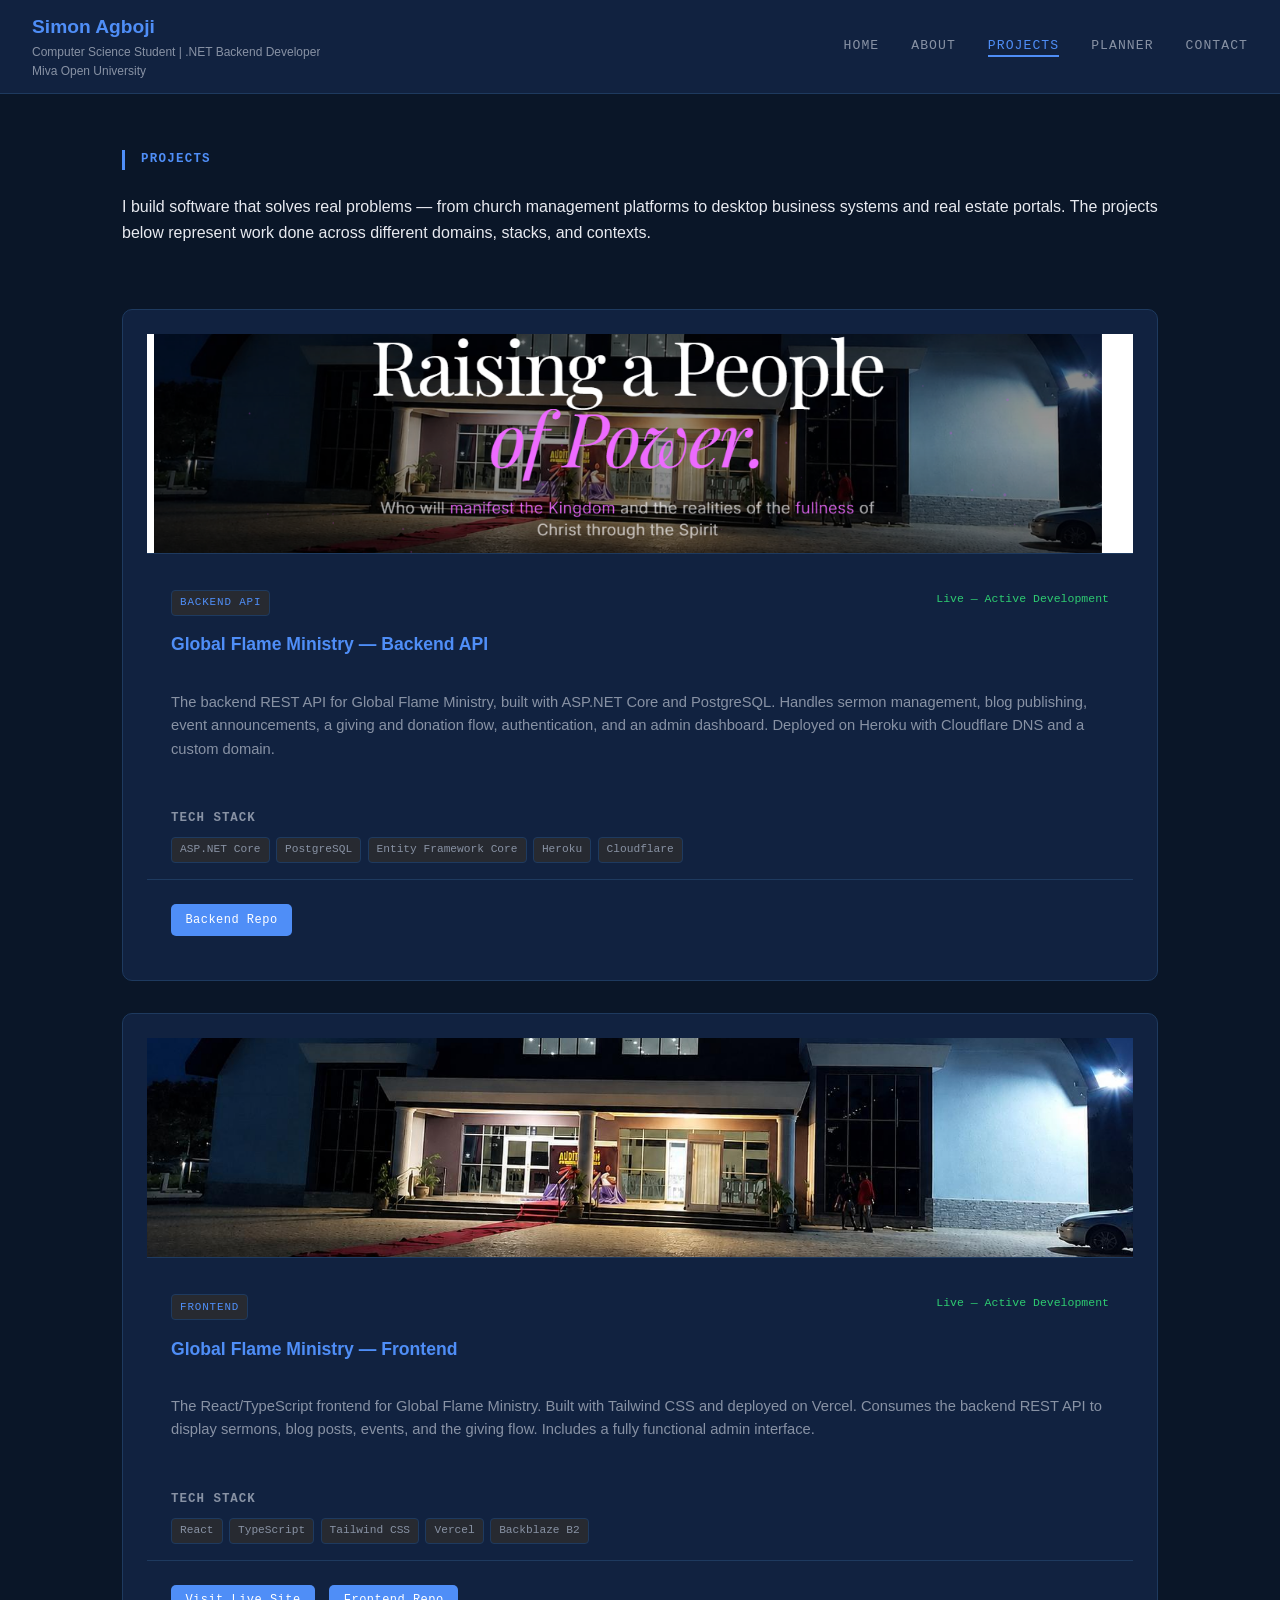
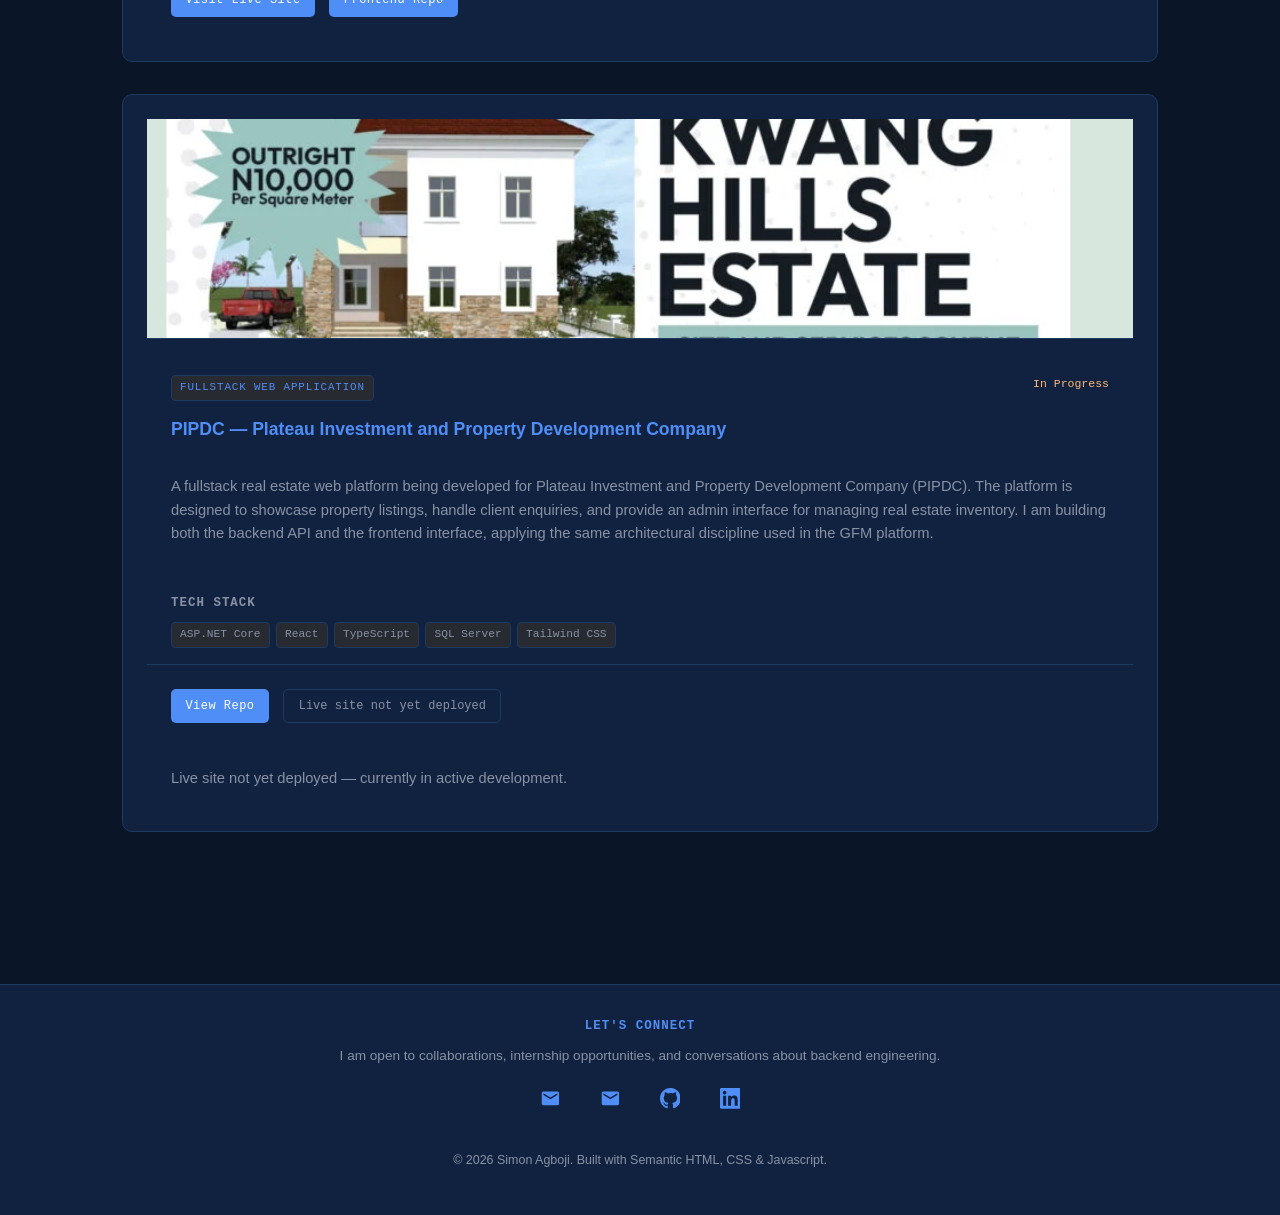
<file: projects.html>
<!DOCTYPE html>
<html lang="en">
<head>
  <meta charset="utf-8">
  <meta name="viewport" content="width=device-width, initial-scale=1.0">
  <title>Projects | Simon Agboji</title>
  <link rel="stylesheet" href="css/style.css">
</head>
<body>
  <!-- Header -->
  <header>
    <div>
      <h1>Simon Agboji</h1>
      <p>Computer Science Student | .NET Backend Developer</p>
      <p>Miva Open University</p>
    </div>

    <button class="nav-toggle" id="nav-toggle" aria-label="Toggle navigation" aria-expanded="false">&#9776;</button>
    <nav aria-label="Main navigation">
      <ul>
        <li><a href="index.html">Home</a></li>
        <li><a href="about.html">About</a></li>
        <li><a href="projects.html" aria-current="page">Projects</a></li>
        <li><a href="planner.html">Planner</a></li>
        <li><a href="contact.html">Contact</a></li>
      </ul>
    </nav>
  </header>

  <main>
    <!-- Intro -->
    <section aria-labelledby="projects-heading" class="reveal">
      <h2 id="projects-heading">Projects</h2>
      <p>I build software that solves real problems — from church management platforms to desktop business systems and real estate portals. The projects below represent work done across different domains, stacks, and contexts.</p>
    </section>

    <!-- Project 1 — GFM Backend -->
    <article class="project-card reveal reveal-delay-1" aria-labelledby="gfm-backend-heading">
      <figure>
        <img src="images/gfm.png" alt="Screenshot of the Global Flame Ministry backend API" width="600">
        <figcaption>Global Flame Ministry — backend API</figcaption>
      </figure>
      <div class="project-card-header">
        <div class="project-card-header-top">
          <span class="project-type-badge">Backend API</span>
          <span class="project-status live">Live — Active Development</span>
        </div>
        <h3 id="gfm-backend-heading">Global Flame Ministry — Backend API</h3>
      </div>
      <p>The backend REST API for Global Flame Ministry, built with ASP.NET Core and PostgreSQL. Handles sermon management, blog publishing, event announcements, a giving and donation flow, authentication, and an admin dashboard. Deployed on Heroku with Cloudflare DNS and a custom domain.</p>

      <div>
        <h4>Tech Stack</h4>
        <div class="tech-stack">
          <span class="tech-tag">ASP.NET Core</span>
          <span class="tech-tag">PostgreSQL</span>
          <span class="tech-tag">Entity Framework Core</span>
          <span class="tech-tag">Heroku</span>
          <span class="tech-tag">Cloudflare</span>
        </div>
      </div>

      <div class="project-links">
        <a href="https://github.com/agbojisimon/flame-youth" target="_blank" rel="noopener noreferrer" class="project-btn">Backend Repo</a>
      </div>
    </article>

    <!-- Project 2 — GFM Frontend -->
    <article class="project-card reveal reveal-delay-2" aria-labelledby="gfm-frontend-heading">
      <figure>
        <img src="images/gfm-f.jpg" alt="Screenshot of the Global Flame Ministry frontend" width="600">
        <figcaption>Global Flame Ministry — frontend interface</figcaption>
      </figure>
      <div class="project-card-header">
        <div class="project-card-header-top">
          <span class="project-type-badge">Frontend</span>
          <span class="project-status live">Live — Active Development</span>
        </div>
        <h3 id="gfm-frontend-heading">Global Flame Ministry — Frontend</h3>
      </div>
      <p>The React/TypeScript frontend for Global Flame Ministry. Built with Tailwind CSS and deployed on Vercel. Consumes the backend REST API to display sermons, blog posts, events, and the giving flow. Includes a fully functional admin interface.</p>

      <div>
        <h4>Tech Stack</h4>
        <div class="tech-stack">
          <span class="tech-tag">React</span>
          <span class="tech-tag">TypeScript</span>
          <span class="tech-tag">Tailwind CSS</span>
          <span class="tech-tag">Vercel</span>
          <span class="tech-tag">Backblaze B2</span>
        </div>
      </div>

      <div class="project-links">
        <a href="https://globalflameministry.org" target="_blank" rel="noopener noreferrer" class="project-btn">Visit Live Site</a>
        <a href="https://github.com/Global-Flame-Ministry/global-ministry-web" target="_blank" rel="noopener noreferrer" class="project-btn">Frontend Repo</a>
      </div>
    </article>

    <!-- Project 3 — PIPDC -->
    <article class="project-card reveal reveal-delay-3" aria-labelledby="pipdc-heading">
      <figure>
        <img src="images/pipdc.png" alt="Screenshot of the PIPDC real estate platform" width="600">
        <figcaption>PIPDC — real estate platform screenshot</figcaption>
      </figure>
      <div class="project-card-header">
        <div class="project-card-header-top">
          <span class="project-type-badge">Fullstack Web Application</span>
          <span class="project-status in-progress">In Progress</span>
        </div>
        <h3 id="pipdc-heading">PIPDC — Plateau Investment and Property Development Company</h3>
      </div>
      <p>A fullstack real estate web platform being developed for Plateau Investment and Property Development Company (PIPDC). The platform is designed to showcase property listings, handle client enquiries, and provide an admin interface for managing real estate inventory. I am building both the backend API and the frontend interface, applying the same architectural discipline used in the GFM platform.</p>

      <div>
        <h4>Tech Stack</h4>
        <div class="tech-stack">
          <span class="tech-tag">ASP.NET Core</span>
          <span class="tech-tag">React</span>
          <span class="tech-tag">TypeScript</span>
          <span class="tech-tag">SQL Server</span>
          <span class="tech-tag">Tailwind CSS</span>
        </div>
      </div>

      <div class="project-links">
        <a href="https://github.com/agbojisimon/PIPDC" target="_blank" rel="noopener noreferrer" class="project-btn">View Repo</a>
        <span class="project-btn-disabled">
          Live site not yet deployed
        </span>
      </div>

      <p>Live site not yet deployed — currently in active development.</p>
    </article>
  </main>

  <!-- Footer -->
  <footer>
    <h3>Let's Connect</h3>
    <p>I am open to collaborations, internship opportunities, and conversations about backend engineering.</p>
    <address>
      <ul>
        <li><a href="mailto:agbojisimon107@gmail.com" class="social-icon" aria-label="Email agbojisimon107@gmail.com"><svg viewBox="0 0 24 24" fill="currentColor"><path d="M20 4H4c-1.1 0-1.99.9-1.99 2L2 18c0 1.1.9 2 2 2h16c1.1 0 2-.9 2-2V6c0-1.1-.9-2-2-2zm0 4l-8 5-8-5V6l8 5 8-5v2z"/></svg></a></li>
        <li><a href="mailto:s.agboji6825@miva.edu.ng" class="social-icon" aria-label="Email s.agboji6825@miva.edu.ng"><svg viewBox="0 0 24 24" fill="currentColor"><path d="M20 4H4c-1.1 0-1.99.9-1.99 2L2 18c0 1.1.9 2 2 2h16c1.1 0 2-.9 2-2V6c0-1.1-.9-2-2-2zm0 4l-8 5-8-5V6l8 5 8-5v2z"/></svg></a></li>
        <li><a href="https://github.com/agbojisimon" target="_blank" rel="noopener noreferrer" class="social-icon" aria-label="GitHub"><svg viewBox="0 0 24 24" fill="currentColor"><path d="M12 0C5.374 0 0 5.373 0 12c0 5.302 3.438 9.8 8.207 11.387.599.111.793-.261.793-.577v-2.234c-3.338.726-4.033-1.416-4.033-1.416-.546-1.387-1.333-1.756-1.333-1.756-1.089-.745.083-.729.083-.729 1.205.084 1.839 1.237 1.839 1.237 1.07 1.834 2.807 1.304 3.492.997.107-.775.418-1.305.762-1.604-2.665-.305-5.467-1.334-5.467-5.931 0-1.311.469-2.381 1.236-3.221-.124-.303-.535-1.524.117-3.176 0 0 1.008-.322 3.301 1.23A11.509 11.509 0 0112 5.803c1.02.005 2.047.138 3.006.404 2.291-1.552 3.297-1.23 3.297-1.23.653 1.653.242 2.874.118 3.176.77.84 1.235 1.911 1.235 3.221 0 4.609-2.807 5.624-5.479 5.921.43.372.823 1.102.823 2.222v3.293c0 .319.192.694.801.576C20.566 21.797 24 17.3 24 12c0-6.627-5.373-12-12-12z"/></svg></a></li>
        <li><a href="https://www.linkedin.com/in/agboji-simon-23a0b630b" target="_blank" rel="noopener noreferrer" class="social-icon" aria-label="LinkedIn"><svg viewBox="0 0 24 24" fill="currentColor"><path d="M20.447 20.452h-3.554v-5.569c0-1.328-.027-3.037-1.852-3.037-1.853 0-2.136 1.445-2.136 2.939v5.667H9.351V9h3.414v1.561h.046c.477-.9 1.637-1.85 3.37-1.85 3.601 0 4.267 2.37 4.267 5.455v6.286zM5.337 7.433c-1.144 0-2.063-.926-2.063-2.065 0-1.138.92-2.063 2.063-2.063 1.14 0 2.064.925 2.064 2.063 0 1.139-.925 2.065-2.064 2.065zm1.782 13.019H3.555V9h3.564v11.452zM22.225 0H1.771C.792 0 0 .774 0 1.729v20.542C0 23.227.792 24 1.771 24h20.451C23.2 24 24 23.227 24 22.271V1.729C24 .774 23.2 0 22.222 0h.003z"/></svg></a></li>
      </ul>
    </address>
    <p><small>&copy; <time id="current-year">2026</time> Simon Agboji. Built with Semantic HTML, CSS &amp; Javascript.</small></p>
  </footer>
  <script src="js/animations.js"></script>
  <script>
  (function () {
    var toggle = document.getElementById('nav-toggle');
    var navUl = document.querySelector('nav ul');

    if (!toggle || !navUl) return;

    var overlay = document.createElement('div');
    overlay.style.cssText = 'display:none;position:fixed;top:0;left:0;width:100vw;height:100vh;background:rgba(0,0,0,0.6);z-index:90;';
    document.body.appendChild(overlay);

    function openNav() {
      navUl.classList.add('open');
      overlay.style.display = 'block';
      toggle.setAttribute('aria-expanded', 'true');
      toggle.innerHTML = '&#10005;';
      document.body.style.overflow = 'hidden';
    }

    function closeNav() {
      navUl.classList.remove('open');
      overlay.style.display = 'none';
      toggle.setAttribute('aria-expanded', 'false');
      toggle.innerHTML = '&#9776;';
      document.body.style.overflow = '';
    }

    toggle.addEventListener('click', function (e) {
      e.stopPropagation();
      navUl.classList.contains('open') ? closeNav() : openNav();
    });

    overlay.addEventListener('click', closeNav);

    document.addEventListener('keydown', function (e) {
      if (e.key === 'Escape') closeNav();
    });

    navUl.querySelectorAll('a').forEach(function (link) {
      link.addEventListener('click', closeNav);
    });

    var yearEl = document.getElementById('current-year');
    if (yearEl) yearEl.textContent = new Date().getFullYear();
  })();
</script>
</body>
</html>
</file>
<file: css/style.css>
:root {
  --color-primary:        #0a1628;
  --color-secondary:      #112240;
  --color-accent:         #4f8ef7;
  --color-accent-dark:    #2d6fd4;
  --color-text:           #e8eaf0;
  --color-text-muted:     #8892a4;
  --color-border:         #1e3a5f;
  --color-surface:        #11131a;
  --color-surface-low:    #191c22;
  --color-surface-high:   #272a31;
  --color-success:        #2ecc71;
  --color-error:          #e74c3c;
  --color-white:          #ffffff;
  --font-body: -apple-system, BlinkMacSystemFont, "Segoe UI",
               Roboto, Oxygen, Ubuntu, sans-serif;
  --font-mono: "JetBrains Mono", "Fira Code", "Courier New", monospace;
}

*, *::before, *::after { box-sizing: border-box; }

html, body, p, h1, h2, h3, h4, ul, ol, li, figure, figcaption {
  margin: 0;
  padding: 0;
}

img {
  max-width: 100%;
  height: auto;
  display: block;
}

body {
  background: var(--color-primary);
  color: var(--color-text);
  font-family: var(--font-body);
  font-size: 16px;
  line-height: 1.6;
  min-height: 100vh;
  overflow-x: hidden;
  -webkit-font-smoothing: antialiased;
  -moz-osx-font-smoothing: grayscale;
}

h1 { font-size: 2.2rem; font-weight: 700; }
h2 { font-size: 1.75rem; font-weight: 700; }
h3 { font-size: 1.35rem; font-weight: 700; }
h4 { font-size: 1.1rem; font-weight: 700; }

h1, h2, h3, h4 { color: var(--color-text); }

p { color: var(--color-text); margin-bottom: 1rem; }

figcaption, small, caption {
  color: var(--color-text-muted);
  font-size: 0.85rem;
}

a {
  color: var(--color-accent);
  text-decoration: none;
  transition: color 0.2s;
}

a:hover {
  color: var(--color-text);
  text-decoration: underline;
}

header {
  background: var(--color-secondary);
  padding: 0.75rem 2rem;
  display: flex;
  align-items: center;
  justify-content: space-between;
  flex-wrap: nowrap;
  gap: 1rem;
  border-bottom: 1px solid var(--color-border);
  position: sticky;
  top: 0;
  z-index: 100;
  min-height: 64px;
}

header > div {
  display: flex;
  flex-direction: column;
  overflow: hidden;
  max-width: 55%;
  flex-shrink: 0;
}

header h1 {
  font-size: 1.2rem;
  color: var(--color-accent);
  white-space: nowrap;
  overflow: hidden;
  text-overflow: ellipsis;
  margin: 0;
}

header p {
  font-size: 0.75rem;
  color: var(--color-text-muted);
  white-space: nowrap;
  overflow: hidden;
  text-overflow: ellipsis;
  margin: 0;
}

.nav-toggle {
  display: none;
  background: none;
  border: none;
  cursor: pointer;
  color: var(--color-accent);
  font-size: 1.8rem;
  line-height: 1;
  padding: 0.25rem 0.5rem;
  flex-shrink: 0;
  position: relative;
  z-index: 301;
}

nav ul {
  list-style: none;
  padding: 0;
  margin: 0;
  display: flex;
  flex-direction: row;
  gap: 2rem;
}

nav a {
  color: var(--color-text-muted);
  text-decoration: none;
  font-size: 0.82rem;
  font-family: var(--font-mono);
  letter-spacing: 0.08em;
  text-transform: uppercase;
  padding-bottom: 2px;
  border-bottom: 2px solid transparent;
  transition: color 0.2s, border-color 0.2s;
}

nav a:hover {
  color: var(--color-text);
  border-bottom-color: var(--color-accent);
}

nav a[aria-current="page"] {
  color: var(--color-accent);
  border-bottom-color: var(--color-accent);
}

main {
  max-width: 1100px;
  margin: 0 auto;
  padding: 3rem 2rem;
  animation: fadeInUp 0.4s ease both;
}

section {
  margin-bottom: 4rem;
}

section > h2 {
  font-size: 0.78rem;
  font-family: var(--font-mono);
  letter-spacing: 0.1em;
  text-transform: uppercase;
  color: var(--color-accent);
  padding-left: 1rem;
  border-left: 3px solid var(--color-accent);
  margin-bottom: 1.5rem;
  font-weight: 700;
}

#hero {
  display: flex;
  flex-direction: column;
  gap: 1.5rem;
  padding: 3rem 0;
}

#hero h2 {
  font-size: 2.2rem;
  color: var(--color-text);
  line-height: 1.2;
  letter-spacing: -0.02em;
  border-left: none;
  padding-left: 0;
  text-transform: none;
  font-family: var(--font-body);
}

#hero > p {
  font-size: 1.05rem;
  color: var(--color-text-muted);
  max-width: 560px;
}

#hero figure {
  width: 240px;
  height: 240px;
  margin-top: 1rem;
  flex-shrink: 0;
  position: relative;
  overflow: visible;
  border: none;
  background: none;
}

#hero figure .img-wrapper {
  width: 100%;
  height: 100%;
  border-radius: 50%;
  overflow: hidden;
  border: 3px solid var(--color-accent);
}

#hero figure::before {
  content: '';
  position: absolute;
  inset: -5px;
  border-radius: 50%;
  background: conic-gradient(from 0deg, var(--color-accent), transparent 25%, var(--color-accent) 50%, transparent 75%, var(--color-accent));
  z-index: -1;
  animation: spinGlow 3s linear infinite;
}

@keyframes spinGlow {
  to { transform: rotate(360deg); }
}

/* ===== Scroll Reveal ===== */
.reveal {
  opacity: 0;
  transform: translateY(30px);
  transition: opacity 0.6s cubic-bezier(0.25, 0.46, 0.45, 0.94), transform 0.6s cubic-bezier(0.25, 0.46, 0.45, 0.94);
}

.reveal.visible {
  opacity: 1;
  transform: translateY(0);
}

.reveal-delay-1 { transition-delay: 0.1s; }
.reveal-delay-2 { transition-delay: 0.2s; }
.reveal-delay-3 { transition-delay: 0.3s; }

/* ===== Bounce Animation ===== */
.bounce {
  animation: bounce 2s ease-in-out infinite;
}

@keyframes bounce {
  0%, 100% { transform: translateY(0); }
  50% { transform: translateY(-8px); }
}

/* ===== About Hero ===== */
.about-hero {
  display: flex;
  flex-direction: column;
  align-items: center;
  gap: 1.5rem;
  padding: 2rem 0;
  text-align: center;
}

.about-hero figure {
  width: 200px;
  height: 200px;
  position: relative;
  overflow: visible;
  border: none;
  background: none;
  flex-shrink: 0;
}

.about-hero figure .img-wrapper {
  width: 100%;
  height: 100%;
  border-radius: 50%;
  overflow: hidden;
  border: 3px solid var(--color-accent);
}

.about-hero figure::before {
  content: '';
  position: absolute;
  inset: -5px;
  border-radius: 50%;
  background: conic-gradient(from 0deg, var(--color-accent), transparent 25%, var(--color-accent) 50%, transparent 75%, var(--color-accent));
  z-index: -1;
  animation: spinGlow 3s linear infinite;
}

.about-hero figure img {
  width: 100%;
  height: 100%;
  object-fit: cover;
}

.about-hero figcaption {
  display: none;
}

.about-hero h2 {
  font-size: 1.8rem;
  color: var(--color-text);
  line-height: 1.2;
  letter-spacing: -0.02em;
  border-left: none;
  padding-left: 0;
  text-transform: none;
  font-family: var(--font-body);
}

.about-hero p {
  color: var(--color-text-muted);
  font-size: 1rem;
  max-width: 500px;
}

#hero figure img {
  width: 100%;
  height: 100%;
  object-fit: cover;
}

#hero figure figcaption {
  display: none;
}

.hero-text {
  display: flex;
  flex-direction: column;
  gap: 1rem;
  flex: 1;
}

#hero .cta-button {
  align-self: flex-start;
  width: auto;
}

#biography {
  display: grid;
  grid-template-columns: 1fr;
  gap: 1.5rem;
}

#biography > h2 {
  grid-column: 1 / -1;
}

#cta {
  background: var(--color-secondary);
  border: 1px solid var(--color-border);
  border-radius: 10px;
  padding: 2.5rem;
  text-align: center;
  margin-bottom: 4rem;
}

#cta h2 {
  font-size: 1.5rem;
  color: var(--color-text);
  border-left: none;
  padding-left: 0;
  text-transform: none;
  font-family: var(--font-body);
  letter-spacing: normal;
  margin-bottom: 0.75rem;
}

#cta p {
  color: var(--color-text-muted);
  margin-bottom: 1.5rem;
  max-width: 500px;
  margin-left: auto;
  margin-right: auto;
}

.cta-button {
  display: inline-block;
  background: var(--color-accent);
  color: var(--color-white);
  text-decoration: none;
  padding: 0.65rem 1.5rem;
  border-radius: 6px;
  font-size: 0.82rem;
  font-family: var(--font-mono);
  letter-spacing: 0.06em;
  text-transform: uppercase;
  width: auto;
  transition: background-color 0.2s, transform 0.15s;
}

.cta-button:hover {
  background: var(--color-accent-dark);
  color: var(--color-white);
  transform: translateY(-2px);
  text-decoration: none;
}

.project-btn {
  display: inline-flex;
  align-items: center;
  justify-content: center;
  background: var(--color-accent);
  color: var(--color-white);
  padding: 0.4rem 0.9rem;
  border-radius: 5px;
  font-size: 0.75rem;
  font-family: var(--font-mono);
  letter-spacing: 0.04em;
  text-decoration: none;
  margin-right: 0.4rem;
  margin-top: 0.5rem;
  white-space: nowrap;
  opacity: 1;
  visibility: visible;
  transition: background-color 0.2s;
}

.project-btn:hover {
  background: var(--color-accent-dark);
  color: var(--color-white);
  text-decoration: none;
}

.project-btn-disabled {
  display: inline-flex;
  align-items: center;
  padding: 0.4rem 0.9rem;
  border-radius: 5px;
  font-size: 0.75rem;
  font-family: var(--font-mono);
  color: var(--color-text-muted);
  border: 1px solid var(--color-border);
  margin-top: 0.5rem;
  white-space: nowrap;
}

.project-links {
  display: flex;
  flex-wrap: wrap;
  gap: 0.5rem;
  padding-top: 1rem;
  border-top: 1px solid var(--color-border);
  margin-top: auto;
}

article {
  background: var(--color-secondary);
  border: 1px solid var(--color-border);
  border-radius: 10px;
  overflow: hidden;
  margin-bottom: 2rem;
  display: flex;
  flex-direction: column;
  transition: transform 0.25s, box-shadow 0.25s;
}

article:hover {
  transform: translateY(-4px);
  box-shadow: 0 10px 28px rgba(0,0,0,0.3);
}

article > figure {
  margin: 0;
  border-radius: 0;
  border: none;
  border-bottom: 1px solid var(--color-border);
  width: 100%;
  height: 220px;
  overflow: hidden;
  display: block;
}

article > figure img {
  width: 100%;
  height: 100%;
  object-fit: cover;
  display: block;
}

article > figure figcaption {
  padding: 0.4rem 1rem;
  font-size: 0.78rem;
  background: var(--color-surface);
}

article > .project-card-header,
article > p,
article > div,
article > .project-links {
  padding-left: 1.5rem;
  padding-right: 1.5rem;
}

article > .project-card-header {
  padding-top: 1.25rem;
  padding-bottom: 0.5rem;
}

article > p {
  color: var(--color-text-muted);
  font-size: 0.92rem;
  padding-top: 0.5rem;
}

article > .project-links {
  padding-bottom: 1.25rem;
}

.project-card-header {
  display: flex;
  flex-direction: column;
  gap: 0.5rem;
}

.project-card-header-top {
  display: flex;
  justify-content: space-between;
  align-items: flex-start;
  gap: 1rem;
  flex-wrap: wrap;
}

.project-card-header h3 {
    white-space: normal;
    overflow: visible;
    word-break: break-word;
  }

.project-type-badge {
  display: inline-block;
  font-size: 0.68rem;
  font-family: var(--font-mono);
  letter-spacing: 0.08em;
  text-transform: uppercase;
  padding: 0.2rem 0.5rem;
  background: var(--color-surface-high);
  color: var(--color-accent);
  border: 1px solid var(--color-border);
  border-radius: 4px;
  margin-bottom: 0.4rem;
}

.project-status {
  font-size: 0.72rem;
  font-family: var(--font-mono);
  color: var(--color-text-muted);
  white-space: nowrap;
}

.project-status.live { color: var(--color-success); }
.project-status.in-progress { color: #ffb873; }
.project-status.completed { color: var(--color-accent); }

article h3 {
  color: var(--color-accent);
  margin-bottom: 0.5rem;
}

article h4 {
  color: var(--color-text-muted);
  font-size: 0.78rem;
  font-family: var(--font-mono);
  letter-spacing: 0.08em;
  text-transform: uppercase;
  margin: 1rem 0 0.5rem;
}

.tech-stack {
  display: flex;
  flex-wrap: wrap;
  gap: 0.4rem;
  margin-top: 0.5rem;
}

.tech-tag {
  font-size: 0.7rem;
  font-family: var(--font-mono);
  padding: 0.2rem 0.5rem;
  background: var(--color-surface-high);
  color: var(--color-text-muted);
  border: 1px solid var(--color-border);
  border-radius: 4px;
}

.project-grid {
  display: grid;
  grid-template-columns: 1fr;
  gap: 1.5rem;
}

.project-card {
  background: var(--color-secondary);
  border: 1px solid var(--color-border);
  border-radius: 10px;
  padding: 1.5rem;
  display: flex;
  flex-direction: column;
  gap: 1rem;
  transition: transform 0.25s, border-color 0.25s, box-shadow 0.25s;
}

.project-card:hover {
  transform: translateY(-5px);
  border-color: var(--color-accent);
  box-shadow: 0 12px 32px rgba(0,0,0,0.35);
}

.project-card h3 {
  font-size: 1.1rem;
  color: var(--color-accent);
  margin: 0;
}

.project-card p {
  color: var(--color-text-muted);
  font-size: 0.92rem;
  flex: 1;
}

.explore-grid {
  display: grid;
  grid-template-columns: 1fr;
  gap: 1.25rem;
}

.explore-card {
  background: var(--color-secondary);
  border: 1px solid var(--color-border);
  border-radius: 10px;
  padding: 1.5rem;
  display: flex;
  flex-direction: column;
  gap: 0.75rem;
  transition: transform 0.2s, border-color 0.2s, box-shadow 0.2s;
}

.explore-card:hover {
  transform: translateY(-4px);
  border-color: var(--color-accent);
  box-shadow: 0 8px 24px rgba(0,0,0,0.3);
}

.explore-card h3 {
  color: var(--color-accent);
  font-size: 1rem;
  margin: 0;
}

.explore-card p {
  color: var(--color-text-muted);
  font-size: 0.88rem;
  flex: 1;
  margin: 0;
}

.explore-card .cta-button {
  align-self: flex-start;
  font-size: 0.75rem;
  padding: 0.45rem 0.9rem;
}

aside {
  background: var(--color-secondary);
  border-left: 3px solid var(--color-accent);
  border-radius: 0 8px 8px 0;
  padding: 1.25rem 1.5rem;
}

aside h3 {
  color: var(--color-accent);
  font-size: 0.78rem;
  font-family: var(--font-mono);
  letter-spacing: 0.08em;
  text-transform: uppercase;
  margin-bottom: 0.75rem;
}

table {
  width: 100%;
  border-collapse: collapse;
  margin-bottom: 1.5rem;
  background: var(--color-secondary);
  border-radius: 8px;
  overflow: hidden;
  font-size: 0.9rem;
}

th {
  background: var(--color-surface);
  color: var(--color-accent);
  font-size: 0.72rem;
  font-family: var(--font-mono);
  letter-spacing: 0.08em;
  text-transform: uppercase;
  padding: 0.75rem 1rem;
  text-align: left;
  border-bottom: 1px solid var(--color-border);
}

td {
  padding: 0.75rem 1rem;
  color: var(--color-text);
  border-bottom: 1px solid var(--color-border);
}

tr:last-child td { border-bottom: none; }

tbody tr:hover { background: var(--color-surface-high); }

caption {
  caption-side: top;
  padding: 0.75rem 1rem;
  color: var(--color-text-muted);
  font-size: 0.8rem;
  text-align: left;
  font-family: var(--font-mono);
}

figure {
  margin: 1.5rem 0;
  border: 1px solid var(--color-border);
  border-radius: 8px;
  overflow: hidden;
}

figcaption {
  padding: 0.5rem 1rem;
  background: var(--color-secondary);
  color: var(--color-text-muted);
  font-size: 0.82rem;
  font-family: var(--font-mono);
}

ul, ol {
  padding-left: 1.25rem;
  margin-bottom: 1rem;
}

li {
  margin-bottom: 0.4rem;
  color: var(--color-text);
}

footer ul,
nav ul,
#task-list,
#completed-list,
.tech-stack,
.project-links {
  list-style: none;
  padding-left: 0;
}

button {
  background: var(--color-accent);
  color: var(--color-white);
  border: none;
  border-radius: 6px;
  padding: 0.6rem 1.2rem;
  font-size: 0.8rem;
  font-family: var(--font-mono);
  letter-spacing: 0.05em;
  cursor: pointer;
  transition: background-color 0.2s, transform 0.15s;
  margin-right: 0.5rem;
  margin-top: 0.5rem;
}

button:hover {
  background: var(--color-accent-dark);
  transform: translateY(-1px);
}

button.delete-btn {
  background: var(--color-error);
  color: var(--color-white);
  border: none;
}

button.delete-btn:hover {
  background: #c0392b;
}

button.complete-btn {
  background: transparent;
  color: var(--color-success);
  border: 1px solid var(--color-success);
}

button.complete-btn:hover {
  background: var(--color-success);
  color: var(--color-primary);
}

label {
  display: block;
  margin-bottom: 0.4rem;
  color: var(--color-text-muted);
  font-size: 0.72rem;
  font-family: var(--font-mono);
  letter-spacing: 0.08em;
  text-transform: uppercase;
  font-weight: 600;
}

input[type="text"],
input[type="email"],
input[type="tel"],
select,
textarea {
  width: 100%;
  padding: 0.7rem 1rem;
  background: var(--color-surface-low);
  border: 1px solid var(--color-border);
  border-radius: 6px;
  color: var(--color-text);
  font-size: 0.95rem;
  font-family: inherit;
  margin-bottom: 0.25rem;
  transition: border-color 0.2s, box-shadow 0.2s;
}

input:focus,
select:focus,
textarea:focus {
  outline: none;
  border-color: var(--color-accent);
  box-shadow: 0 0 0 3px rgba(79,142,247,0.15);
}

input::placeholder,
textarea::placeholder {
  color: var(--color-text-muted);
  opacity: 0.5;
}

textarea {
  resize: vertical;
  min-height: 130px;
}

select option {
  background: var(--color-secondary);
  color: var(--color-text);
}

div[role="form"] > div {
  margin-bottom: 1.25rem;
}

#task-list {
  list-style: none;
  padding: 0;
  margin-top: 1rem;
}

#task-list li {
  background: var(--color-secondary);
  border: 1px solid var(--color-border);
  border-radius: 8px;
  padding: 0.9rem 1.1rem;
  margin-bottom: 0.75rem;
  display: flex;
  align-items: center;
  gap: 0.75rem;
  flex-wrap: wrap;
  transition: border-color 0.2s;
}

#task-list li:hover { border-color: var(--color-accent); }

#task-list li span {
  flex: 1;
  color: var(--color-text);
  font-size: 0.95rem;
}

#task-list li small {
  font-family: var(--font-mono);
  font-size: 0.72rem;
  color: var(--color-text-muted);
}

#task-list li.completed { opacity: 0.55; }

#task-list li.completed span {
  text-decoration: line-through;
  color: var(--color-text-muted);
}

#empty-message {
  color: var(--color-text-muted);
  font-style: italic;
  font-size: 0.9rem;
  padding: 2rem 0;
}

#input-error {
  color: var(--color-error);
  font-size: 0.82rem;
  font-family: var(--font-mono);
  margin-top: 0.3rem;
}

#completed-section { margin-top: 2rem; }

#completed-section h3 {
  font-size: 0.78rem;
  font-family: var(--font-mono);
  letter-spacing: 0.08em;
  text-transform: uppercase;
  color: var(--color-text-muted);
  padding-left: 1rem;
  border-left: 3px solid var(--color-text-muted);
  margin-bottom: 1rem;
}

#completed-list {
  list-style: none;
  padding: 0;
}

#completed-list li {
  background: var(--color-secondary);
  border: 1px solid var(--color-border);
  border-radius: 8px;
  padding: 0.9rem 1.1rem;
  margin-bottom: 0.75rem;
  display: flex;
  align-items: center;
  gap: 0.75rem;
  flex-wrap: wrap;
  opacity: 0.55;
}

#completed-list li span {
  flex: 1;
  color: var(--color-text-muted);
  text-decoration: line-through;
  font-size: 0.95rem;
}

.contact-layout {
  display: grid;
  grid-template-columns: 1fr;
  gap: 2rem;
}

.contact-info-block {
  display: flex;
  flex-direction: column;
  gap: 1rem;
}

.contact-info-item {
  background: var(--color-secondary);
  border: 1px solid var(--color-border);
  border-radius: 8px;
  padding: 1rem 1.25rem;
  transition: border-color 0.2s;
}

.contact-info-item:hover { border-color: var(--color-accent); }

.contact-info-item a {
  font-size: 0.95rem;
  color: var(--color-text);
  text-decoration: none;
  transition: color 0.2s;
}

.contact-info-item a:hover { color: var(--color-accent); }

.contact-form-block {
  background: var(--color-secondary);
  border: 1px solid var(--color-border);
  border-radius: 10px;
  padding: 2rem;
}

.field-error {
  color: var(--color-error);
  font-size: 0.78rem;
  font-family: var(--font-mono);
  min-height: 1.2rem;
  margin-top: 0.2rem;
}

#form-success {
  color: var(--color-success);
  font-size: 0.9rem;
  font-family: var(--font-mono);
  margin-top: 1rem;
  font-weight: 500;
}

footer {
  background: var(--color-secondary);
  border-top: 1px solid var(--color-border);
  padding: 2rem;
  margin-top: 4rem;
  text-align: center;
}

footer > h3 {
  color: var(--color-accent);
  font-size: 0.78rem;
  font-family: var(--font-mono);
  letter-spacing: 0.08em;
  text-transform: uppercase;
  margin-bottom: 0.5rem;
}

footer > p {
  color: var(--color-text-muted);
  font-size: 0.85rem;
  margin-bottom: 0.75rem;
}

footer ul {
  list-style: none;
  padding: 0;
  display: flex;
  flex-wrap: wrap;
  justify-content: center;
  gap: 1.25rem;
  margin-bottom: 1.5rem;
}

footer a {
  color: var(--color-accent);
  text-decoration: none;
  font-size: 0.85rem;
  transition: color 0.2s;
}

footer a:hover { color: var(--color-text); }

footer address {
  font-style: normal;
}

footer small {
  color: var(--color-text-muted);
  font-size: 0.78rem;
}

.social-icon {
  display: inline-flex;
  align-items: center;
  justify-content: center;
  width: 2.5rem;
  height: 2.5rem;
  border-radius: 50%;
  color: var(--color-accent);
  border: 1px solid transparent;
  transition: color 0.2s, background-color 0.2s, border-color 0.2s, transform 0.2s;
}

.social-icon:hover {
  color: var(--color-text);
  background-color: var(--color-surface-high);
  border-color: var(--color-accent);
  transform: translateY(-3px);
}

.social-icon svg {
  width: 1.3rem;
  height: 1.3rem;
  fill: currentColor;
}

@keyframes fadeInUp {
  from { opacity: 0; transform: translateY(18px); }
  to { opacity: 1; transform: translateY(0); }
}

::-webkit-scrollbar { width: 6px; }

::-webkit-scrollbar-track { background: var(--color-surface); }

::-webkit-scrollbar-thumb {
  background: var(--color-border);
  border-radius: 3px;
}

::-webkit-scrollbar-thumb:hover { background: var(--color-accent); }

@media (max-width: 768px) {
  .nav-toggle { display: block; }

  nav ul {
    display: none;
    flex-direction: column;
    gap: 0;
    position: fixed;
    top: 0;
    left: 0;
    width: 100vw;
    height: 100vh;
    background: var(--color-primary);
    padding: 5rem 2rem 2rem;
    z-index: 200;
    transform: translateX(100%);
    transition: transform 0.3s ease;
    overflow-y: auto;
  }

  nav ul.open {
    display: flex;
    transform: translateX(0);
  }

  nav a {
    font-size: 1.2rem;
    padding: 1rem 0;
    border-bottom: 1px solid var(--color-border);
    display: block;
    color: var(--color-text);
    letter-spacing: 0.05em;
    text-transform: uppercase;
  }

  nav a[aria-current="page"] {
    color: var(--color-accent);
    border-bottom-color: var(--color-accent);
  }

  header { position: sticky; z-index: 100; }

  main { padding: 2rem 1rem; }

  #hero h2 { font-size: 1.6rem; }

  table {
    display: block;
    overflow-x: auto;
    white-space: nowrap;
  }

  .contact-layout { grid-template-columns: 1fr; }
  .project-grid { grid-template-columns: 1fr; }
  .explore-grid { grid-template-columns: 1fr; }
}

@media (min-width: 769px) {
  #biography { grid-template-columns: 2fr 1fr; }

  .contact-layout { grid-template-columns: 1fr 1.6fr; }

  .project-grid { grid-template-columns: repeat(2, 1fr); }

  main { padding: 3.5rem 2rem; }

  #hero {
    flex-direction: row;
    align-items: center;
    gap: 3rem;
  }

  #hero > div { flex: 1; }

  #hero figure {
    width: 280px;
    height: 280px;
    flex-shrink: 0;
  }

  .about-hero {
    flex-direction: row;
    text-align: left;
    gap: 3rem;
  }

  .about-hero figure {
    width: 260px;
    height: 260px;
  }

}

@media (min-width: 1025px) {
  .explore-grid { grid-template-columns: repeat(4, 1fr); }
}

.visually-hidden {
  position: absolute;
  width: 1px;
  height: 1px;
  padding: 0;
  overflow: hidden;
  clip: rect(0,0,0,0);
  white-space: nowrap;
  border: 0;
}

@media (prefers-reduced-motion: reduce) {
  * {
    animation-duration: 0.001ms !important;
    animation-iteration-count: 1 !important;
    transition-duration: 0.001ms !important;
  }
}
</file>
